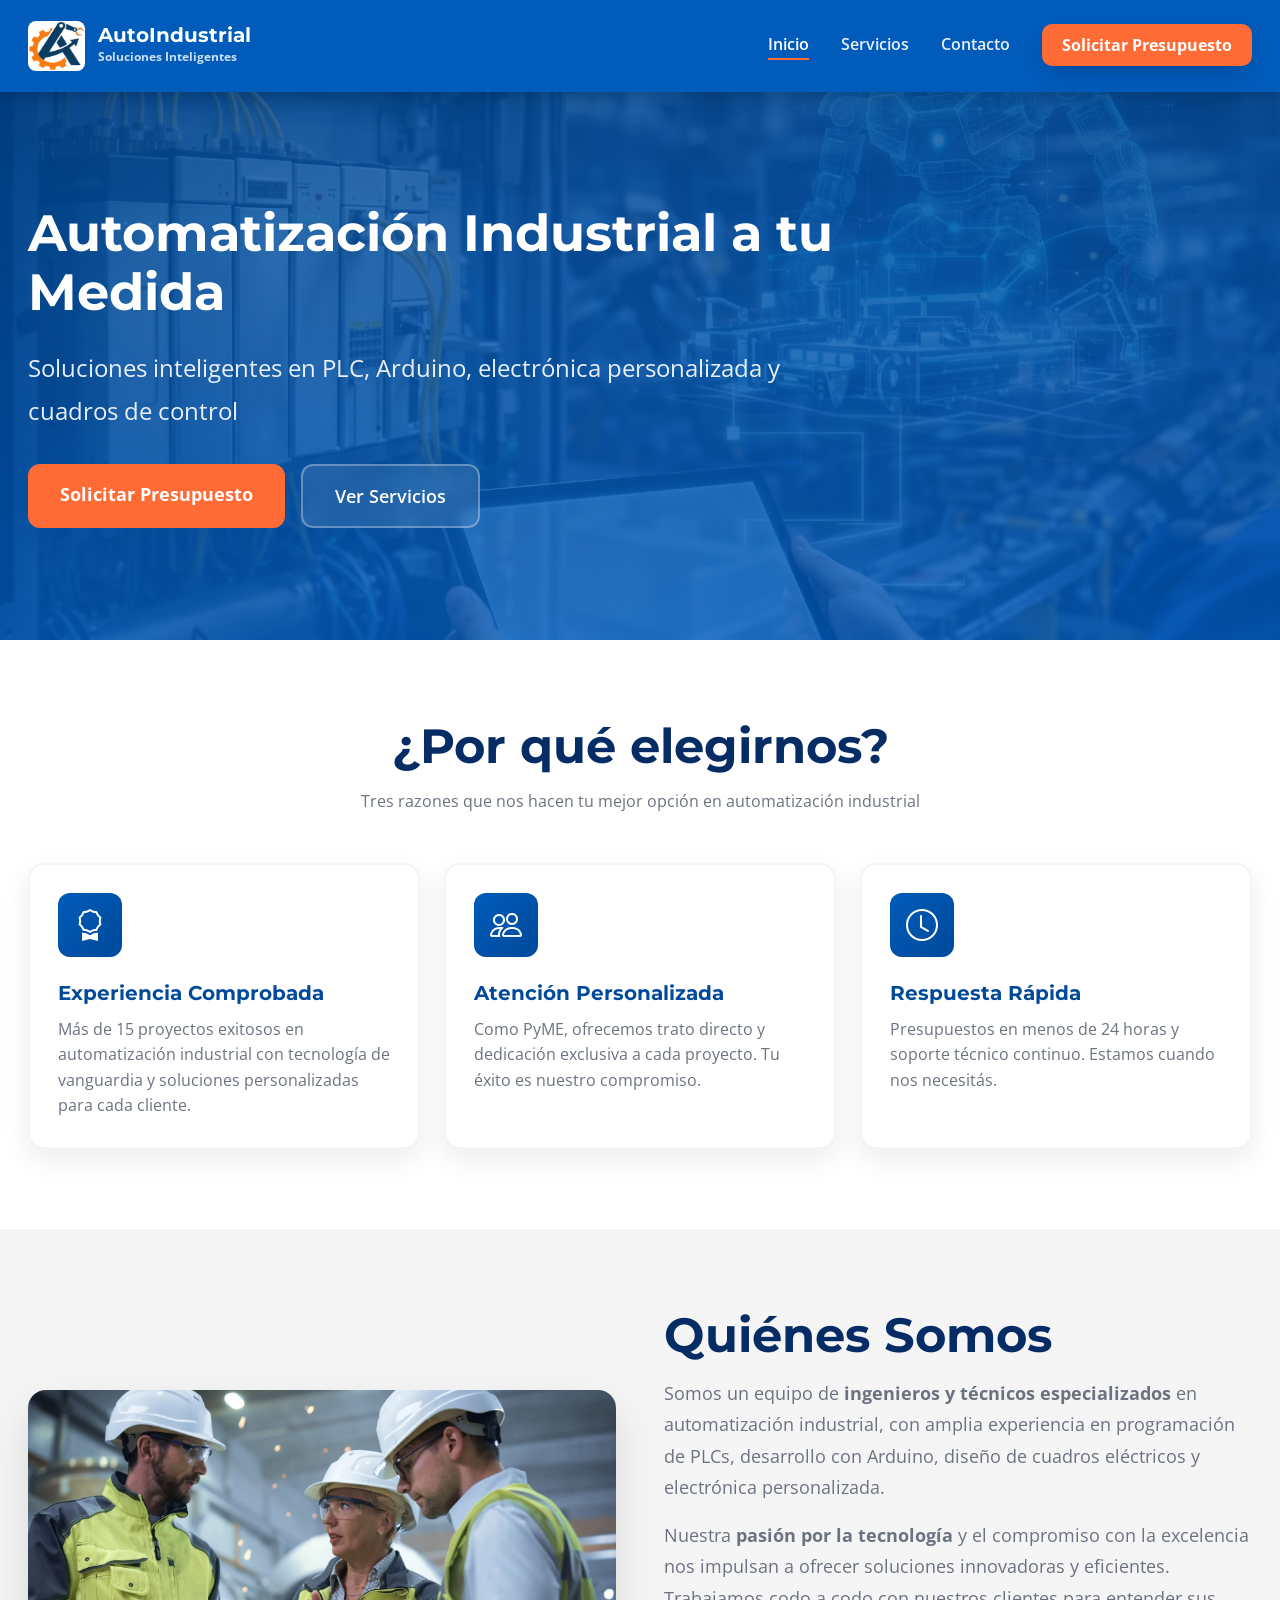
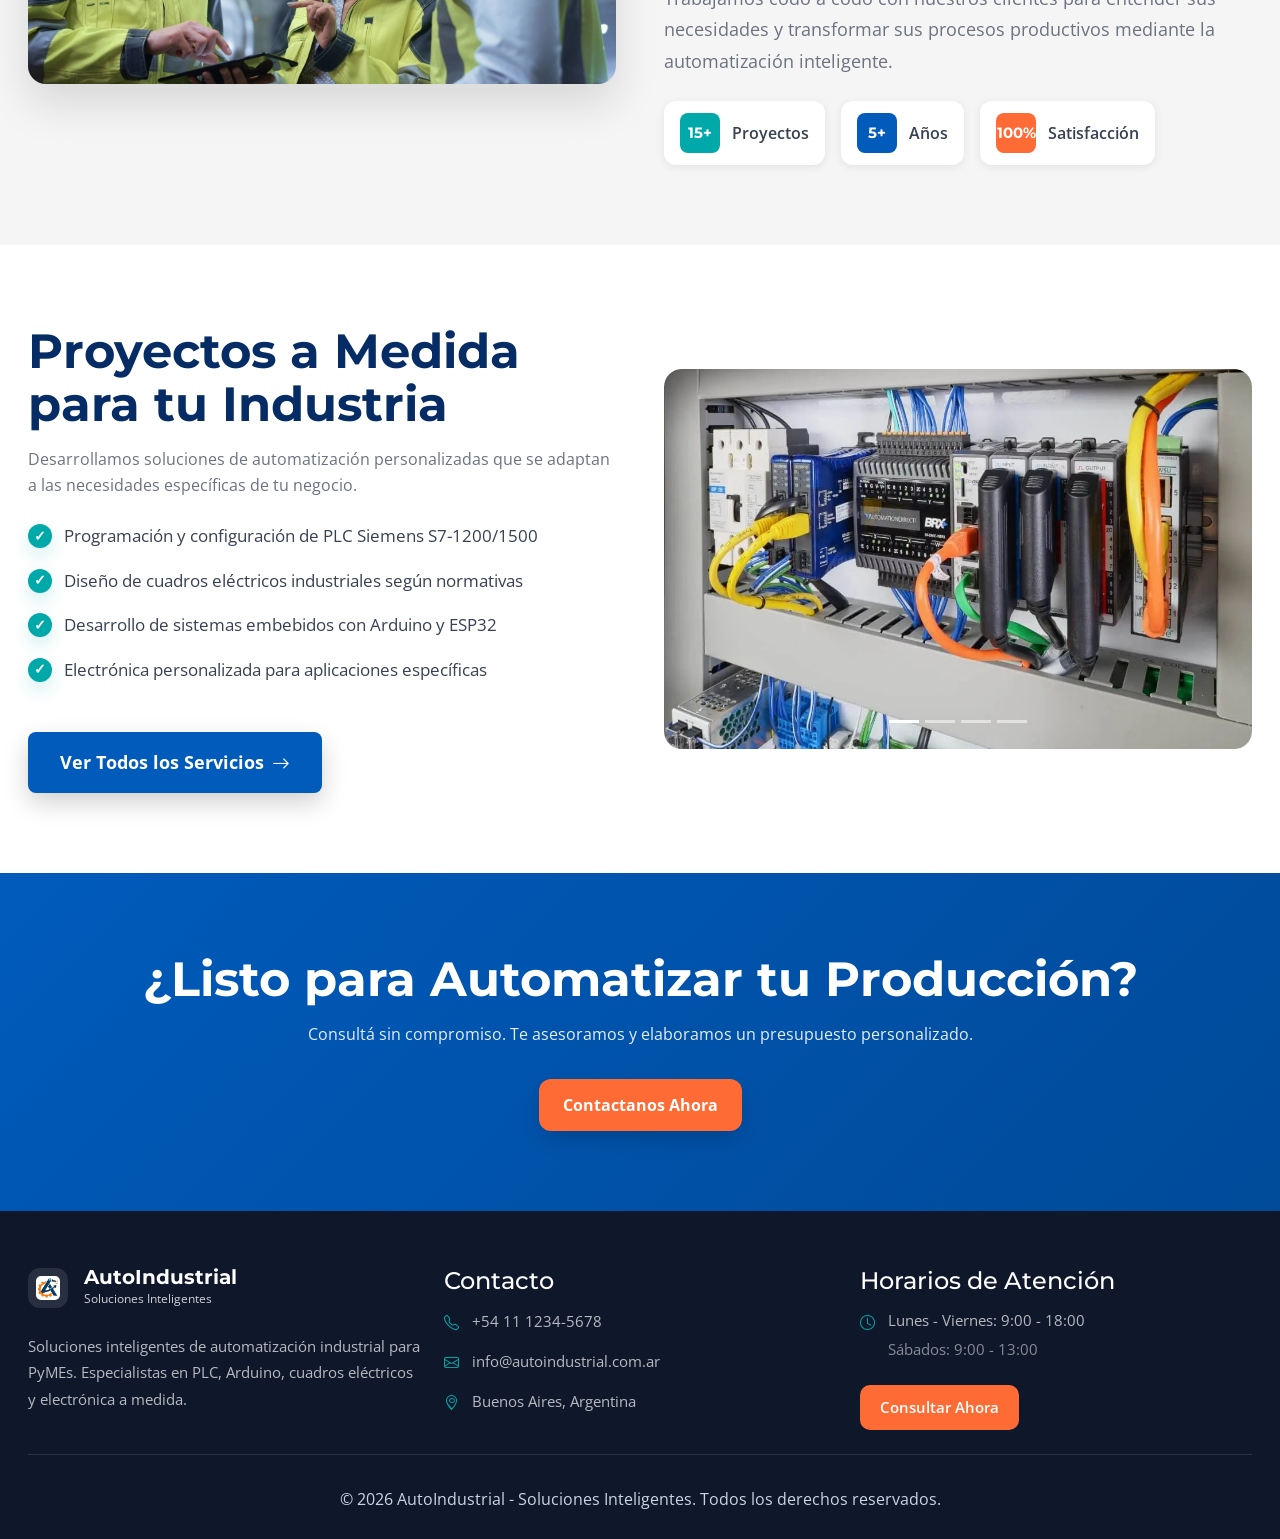
<file: index.html>
<!DOCTYPE html>
<html lang="es">
<head>
<meta charset="UTF-8">
<meta name="description" content="AutoIndustrial ofrece soluciones de automatización industrial, programación PLC, Arduino, cuadros eléctricos y electrónica personalizada.">
<meta name="keywords" content="automatización industrial, PLC, Arduino, cuadros eléctricos, electrónica industrial">
<meta name="author" content="Guillermo Pascuzzi">
<meta name="viewport" content="width=device-width, initial-scale=1.0, viewport-fit=cover">
<link rel="icon" href="img/logoFavicon.ico" type="image/x-icon">
<title>AutoIndustrial | Soluciones Inteligentes en Automatización</title>
<link href="https://cdn.jsdelivr.net/npm/bootstrap@5.3.3/dist/css/bootstrap.min.css" rel="stylesheet">
<link rel="stylesheet" href="https://cdn.jsdelivr.net/npm/bootstrap-icons@1.11.3/font/bootstrap-icons.min.css">
<link rel="preload" href="https://fonts.googleapis.com/css2?family=Montserrat:wght@400;600;700&family=Open+Sans:wght@400;600&display=swap" as="style">
<link rel="stylesheet" href="css/estilos.css">
</head>
<body>
<header class="cabecera-sitio">
  <nav class="navbar navbar-expand-lg">
    <div class="container">
      <a href="index.html" class="navbar-brand">
        <img src="img/2logo.png" alt="AutoIndustrial Logo" class="logo-cabecera">
        <span class="d-none d-sm-block">
          <span class="marca-titulo d-block">AutoIndustrial</span>
          <span class="marca-subtitulo d-block">Soluciones Inteligentes</span>
        </span>
      </a>
      <button class="navbar-toggler" type="button" data-bs-toggle="collapse" data-bs-target="#mainNav" aria-controls="mainNav" aria-expanded="false" aria-label="Abrir menú">
        <span class="navbar-toggler-icon"></span>
      </button>
      <div class="collapse navbar-collapse" id="mainNav">
        <ul class="navbar-nav ms-auto">
          <li class="nav-item"><a class="nav-link activo" href="index.html">Inicio</a></li>
          <li class="nav-item"><a class="nav-link" href="servicios.html">Servicios</a></li>
          <li class="nav-item"><a class="nav-link" href="contacto.html">Contacto</a></li>
          <li class="nav-item"><a class="boton-cabecera" href="contacto.html">Solicitar Presupuesto</a></li>
        </ul>
      </div>
    </div>
  </nav>
</header>
<main>

<section class="hero-inicio">
    <div class="container hero-contenido">
        <div class="row">
            <div class="col-xl-8 col-lg-9">
                <h1>Automatización Industrial a tu Medida</h1>
                <p class="hero-subtitulo">Soluciones inteligentes en PLC, Arduino, electrónica personalizada y cuadros de control</p>
                <div class="hero-botones">
                    <a href="contacto.html" class="boton-hero-primario">Solicitar Presupuesto</a>
                    <a href="servicios.html" class="boton-hero-secundario">Ver Servicios</a>
                </div>
            </div>
        </div>
    </div>
</section>

<section class="seccion bg-white">
  <div class="container">
    <div class="text-center mb-5">
      <h2 class="seccion-titulo text-primary-emphasis">¿Por qué elegirnos?</h2>
      <p class="seccion-texto mx-auto">Tres razones que nos hacen tu mejor opción en automatización industrial</p>
    </div>
    <div class="row g-4">
      <div class="col-md-6 col-lg-4"><article class="tarjeta-base tarjeta-caracteristica"><div class="icono-insignia"><i class="bi bi-award"></i></div><h3>Experiencia Comprobada</h3><p class="mb-0">Más de 15 proyectos exitosos en automatización industrial con tecnología de vanguardia y soluciones personalizadas para cada cliente.</p></article></div>
      <div class="col-md-6 col-lg-4"><article class="tarjeta-base tarjeta-caracteristica"><div class="icono-insignia"><i class="bi bi-people"></i></div><h3>Atención Personalizada</h3><p class="mb-0">Como PyME, ofrecemos trato directo y dedicación exclusiva a cada proyecto. Tu éxito es nuestro compromiso.</p></article></div>
      <div class="col-md-6 col-lg-4"><article class="tarjeta-base tarjeta-caracteristica"><div class="icono-insignia"><i class="bi bi-clock"></i></div><h3>Respuesta Rápida</h3><p class="mb-0">Presupuestos en menos de 24 horas y soporte técnico continuo. Estamos cuando nos necesitás.</p></article></div>
    </div>
  </div>
</section>

<section class="seccion seccion-clara">
  <div class="container">
    <div class="row g-5 align-items-center">
      <div class="col-lg-6 order-2 order-lg-1">
        <div class="sobre-imagen-principal position-relative">
          <img src="img/automTech.webp" alt="Equipo de técnicos e ingenieros de AutoIndustrial" class="img-fluid w-100" loading="lazy">
          
        </div>
      </div>
      <div class="col-lg-6 order-1 order-lg-2">
        <h2 class="seccion-titulo text-primary-emphasis">Quiénes Somos</h2>
        <p class="seccion-cuerpo">Somos un equipo de <strong>ingenieros y técnicos especializados</strong> en automatización industrial, con amplia experiencia en programación de PLCs, desarrollo con Arduino, diseño de cuadros eléctricos y electrónica personalizada.</p>
        <p class="seccion-cuerpo mb-4">Nuestra <strong>pasión por la tecnología</strong> y el compromiso con la excelencia nos impulsan a ofrecer soluciones innovadoras y eficientes. Trabajamos codo a codo con nuestros clientes para entender sus necesidades y transformar sus procesos productivos mediante la automatización inteligente.</p>
        <div class="d-flex flex-wrap gap-3">
          <div class="sobre-estadistica-pildora">
            <div class="sobre-estadistica-caja estadistica-verde">15+</div>
            <span class="estadistica-etiqueta">Proyectos</span>
          </div>
          <div class="sobre-estadistica-pildora">
            <div class="sobre-estadistica-caja estadistica-azul">5+</div>
            <span class="estadistica-etiqueta">Años</span>
          </div>
          <div class="sobre-estadistica-pildora">
            <div class="sobre-estadistica-caja estadistica-naranja">100%</div>
            <span class="estadistica-etiqueta">Satisfacción</span>
          </div>
        </div>
      </div>
    </div>
  </div>
</section>

<section class="seccion bg-white">
  <div class="container">
    <div class="row align-items-center g-5">
      <div class="col-lg-6">
        <h2 class="seccion-titulo text-primary-emphasis">Proyectos a Medida para tu Industria</h2>
        <p class="seccion-texto mb-4">Desarrollamos soluciones de automatización personalizadas que se adaptan a las necesidades específicas de tu negocio.</p>
        <div class="proyecto-lista">
          <div class="proyecto-item"><span class="proyecto-check">✓</span><span>Programación y configuración de PLC Siemens S7-1200/1500</span></div>
          <div class="proyecto-item"><span class="proyecto-check">✓</span><span>Diseño de cuadros eléctricos industriales según normativas</span></div>
          <div class="proyecto-item"><span class="proyecto-check">✓</span><span>Desarrollo de sistemas embebidos con Arduino y ESP32</span></div>
          <div class="proyecto-item"><span class="proyecto-check">✓</span><span>Electrónica personalizada para aplicaciones específicas</span></div>
        </div>
        <div class="mt-5">
          <a href="servicios.html" class="boton-proyecto-azul">Ver Todos los Servicios <i class="bi bi-arrow-right"></i></a>
        </div>
      </div>
      <div class="col-lg-6">
        <div class="proyecto-imagen-contenedor position-relative">
          <div id="projectCarousel" class="carousel slide" data-bs-ride="carousel" data-bs-interval="2500">
            <div class="carousel-indicators">
              <button type="button" data-bs-target="#projectCarousel" data-bs-slide-to="0" class="active"></button>
              <button type="button" data-bs-target="#projectCarousel" data-bs-slide-to="1"></button>
              <button type="button" data-bs-target="#projectCarousel" data-bs-slide-to="2"></button>
              <button type="button" data-bs-target="#projectCarousel" data-bs-slide-to="3"></button>
            </div>
            <div class="carousel-inner rounded-4">
              <div class="carousel-item active"><img src="img/cuadroElectrico.webp" class="d-block w-100 proyecto-imagen-principal" alt="Cuadro Eléctrico"></div>
              <div class="carousel-item"><img src="img/plc1.webp" class="d-block w-100 proyecto-imagen-principal" alt="PLC Siemens"></div>
              <div class="carousel-item"><img src="img/arduino.webp" class="d-block w-100 proyecto-imagen-principal" alt="Arduino Industrial"></div>
              <div class="carousel-item"><img src="img/electronica.webp" class="d-block w-100 proyecto-imagen-principal" alt="Electrónica"></div>
            </div>
          </div>          
        </div>
      </div>
    </div>
  </div>
</section>

<section class="llamada-accion">
  <div class="container">
    <h2 class="seccion-titulo">¿Listo para Automatizar tu Producción?</h2>
    <p>Consultá sin compromiso. Te asesoramos y elaboramos un presupuesto personalizado.</p>
    <a href="contacto.html" class="btn btn-principal">Contactanos Ahora</a>
  </div>
</section>
</main>
<footer class="pie-sitio">
  <div class="container">
    <div class="row g-4 mb-4">
      <div class="col-md-4">
        <div class="d-flex align-items-center gap-3 mb-4">
          <div class="marca-contenedor"><div class="marca-icono"><img class="logoPieSitio" src="img/2logo.png" alt="Logo AutoIndustrial" ></div></div>
          <div>
            <div class="marca-titulo">AutoIndustrial</div>
            <div class="marca-subtitulo">Soluciones Inteligentes</div>
          </div>
        </div>
        <p class="pie-texto mb-0">Soluciones inteligentes de automatización industrial para PyMEs. Especialistas en PLC, Arduino, cuadros eléctricos y electrónica a medida.</p>
      </div>
      <div class="col-md-4">
        <h4>Contacto</h4>
        <div class="pie-lista">
          <div class="pie-item"><i class="bi bi-telephone pie-icono"></i><span>+54 11 1234-5678</span></div>
          <div class="pie-item"><i class="bi bi-envelope pie-icono"></i><span>info@autoindustrial.com.ar</span></div>
          <div class="pie-item"><i class="bi bi-geo-alt pie-icono"></i><span>Buenos Aires, Argentina</span></div>
        </div>
      </div>
      <div class="col-md-4">
        <h4>Horarios de Atención</h4>
        <div class="pie-lista">
          <div class="pie-item align-start"><i class="bi bi-clock pie-icono"></i><div><div>Lunes - Viernes: 9:00 - 18:00</div><div class="pie-sutil">Sábados: 9:00 - 13:00</div></div></div>
        </div>
        <div class="mt-4">
          <a href="contacto.html" class="boton-pie-llamada">Consultar Ahora</a>
        </div>
      </div>
    </div>
    <div class="pie-fondo text-center">
      <p class="mb-0">© 2026 AutoIndustrial - Soluciones Inteligentes. Todos los derechos reservados.</p>
    </div>
  </div>
</footer>
<script src="https://cdn.jsdelivr.net/npm/bootstrap@5.3.3/dist/js/bootstrap.bundle.min.js"></script>
<script src="js/eventos.js"></script>
</body>


</html>
</file>
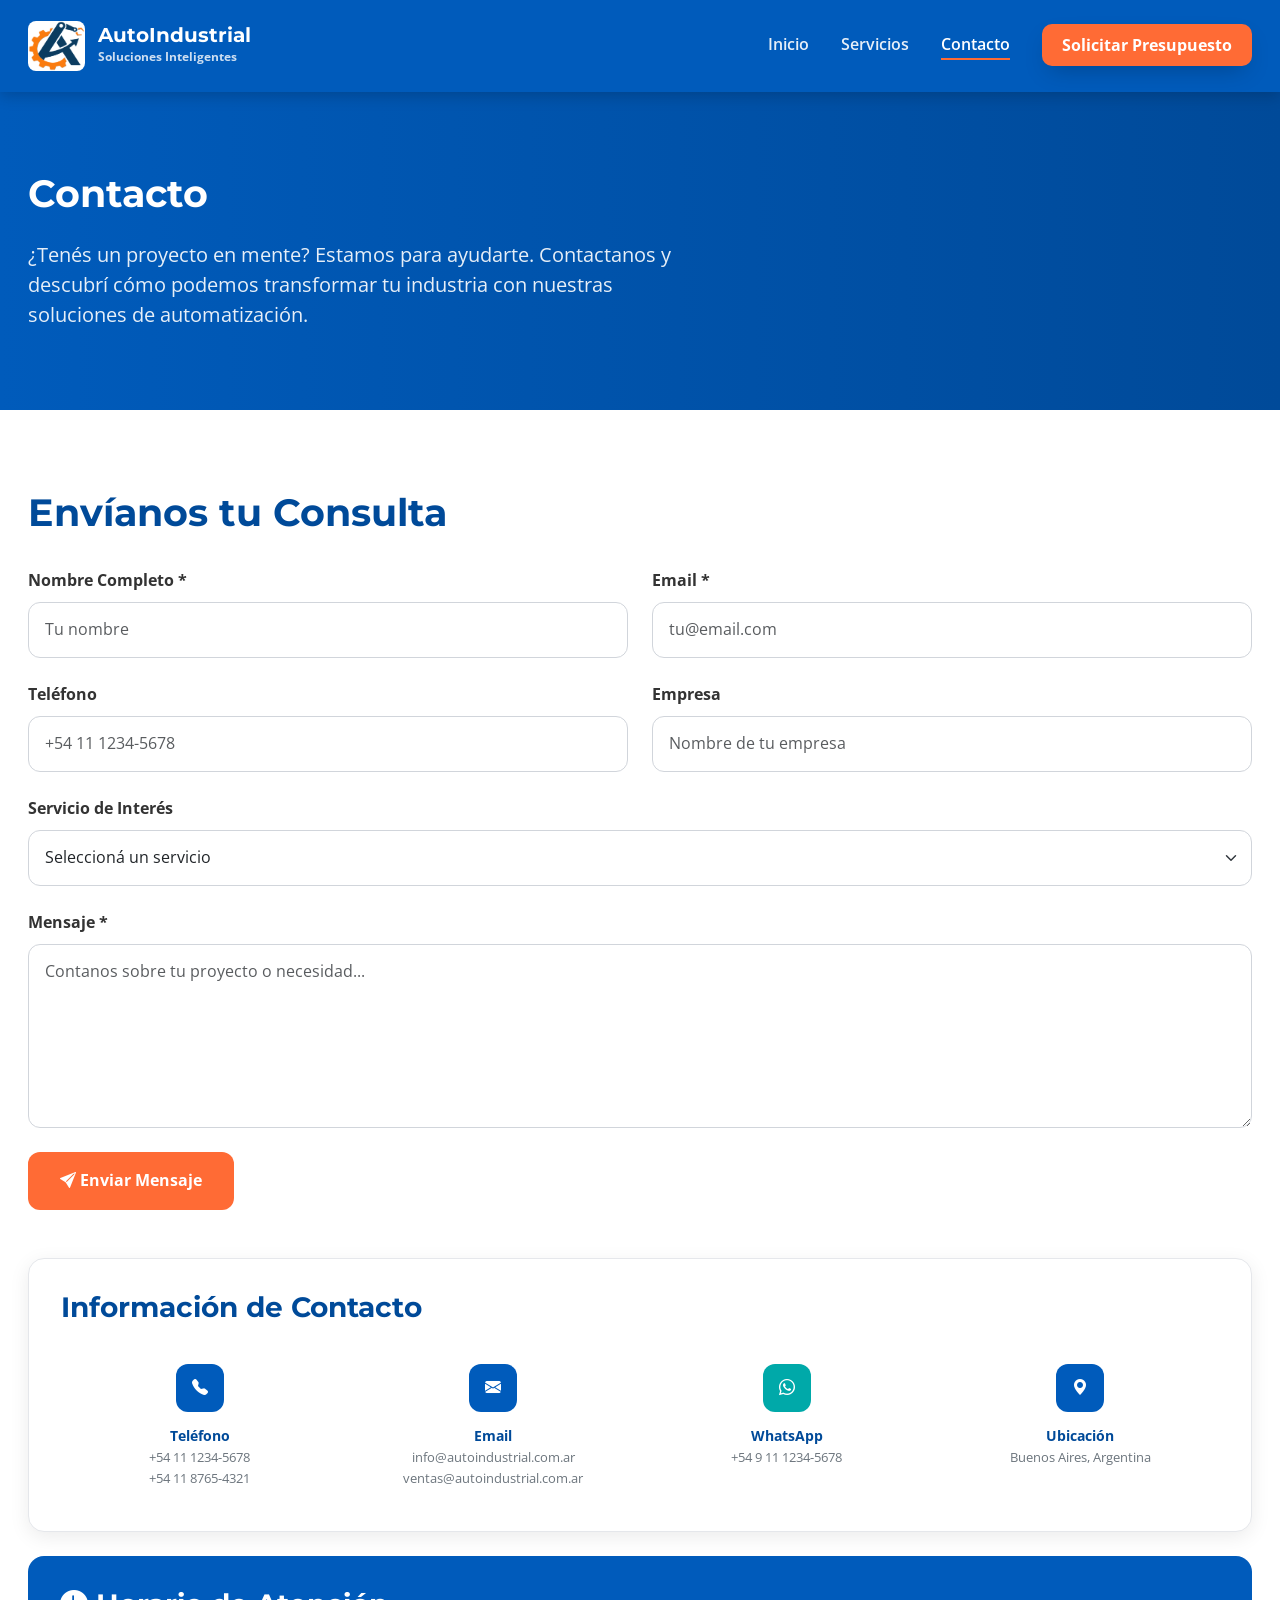
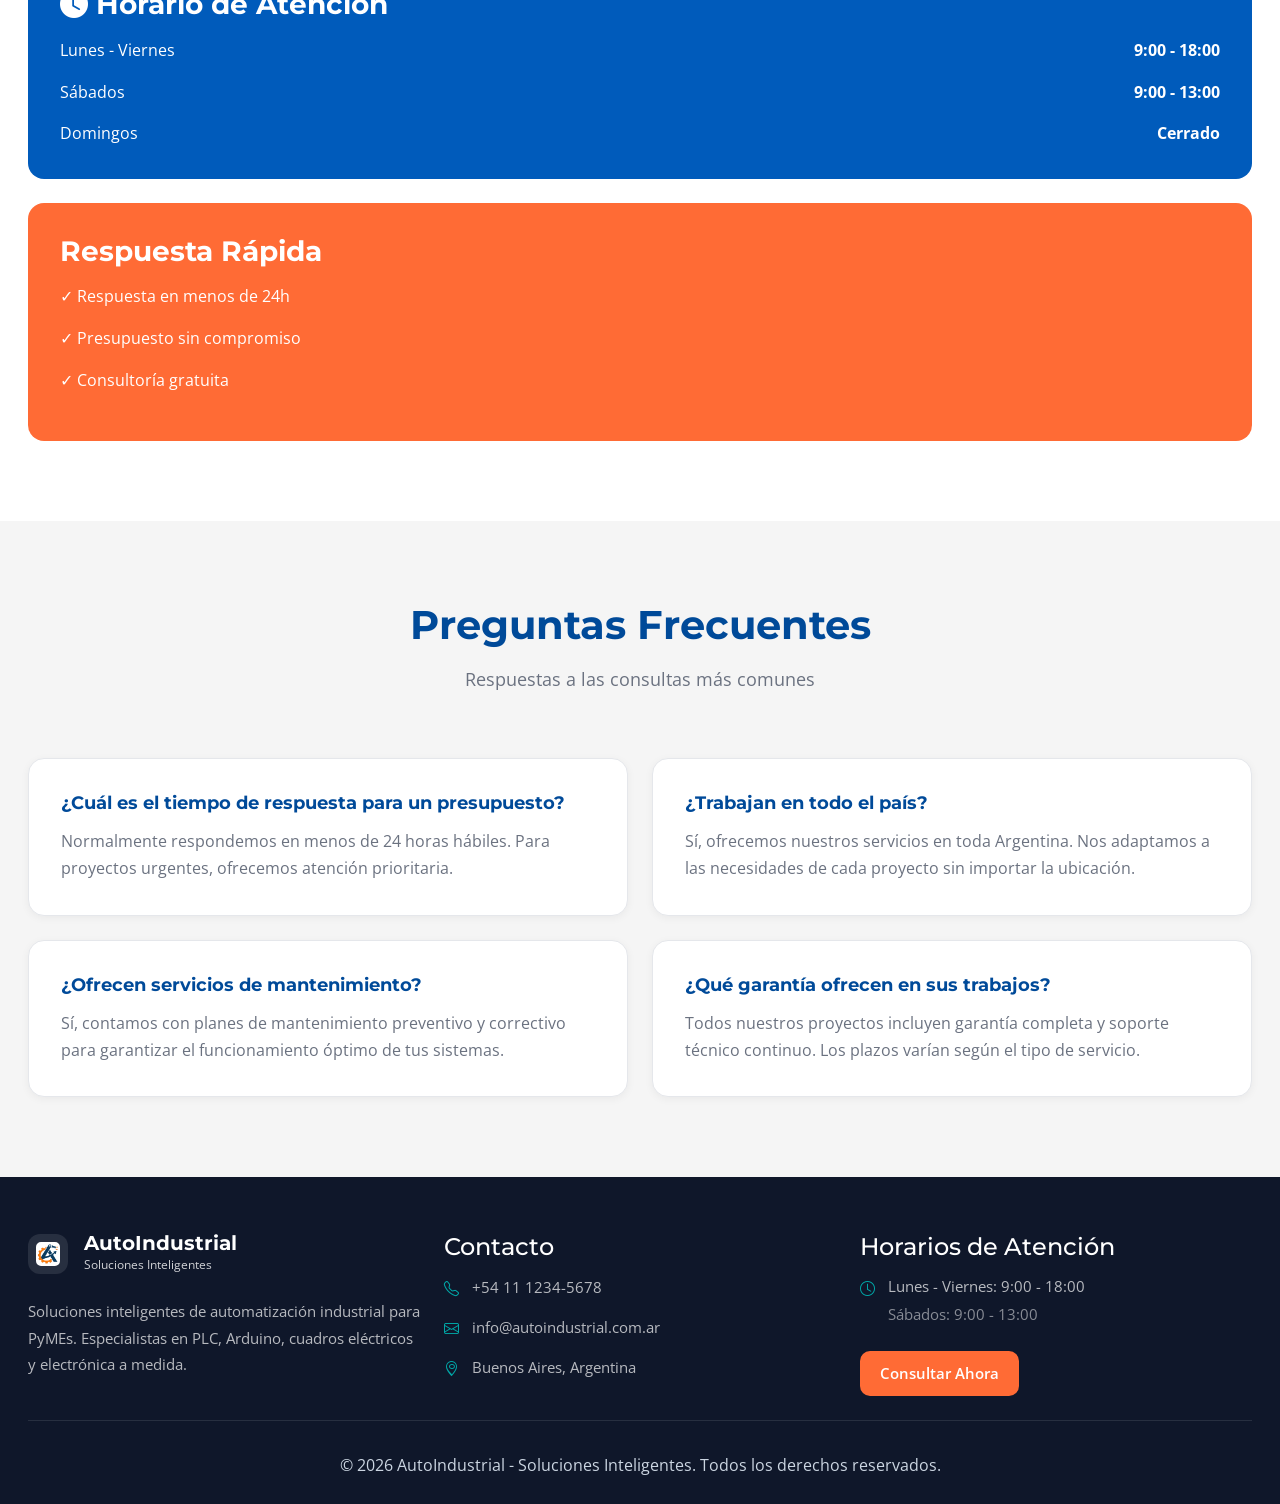
<file: contacto.html>
<!DOCTYPE html>
<html lang="es">
<head>
<meta charset="UTF-8">
<meta name="description" content="Contactá a AutoIndustrial para solicitar presupuestos y asesoramiento en automatización industrial.">
<meta name="keywords" content="automatización industrial, PLC, Arduino, cuadros eléctricos, electrónica industrial">
<meta name="author" content="Guillermo Pascuzzi">
<meta name="viewport" content="width=device-width, initial-scale=1.0, viewport-fit=cover">
<link rel="icon" href="img/logoFavicon.ico" type="image/x-icon">
<title>Contacto | AutoIndustrial</title>
<link href="https://cdn.jsdelivr.net/npm/bootstrap@5.3.3/dist/css/bootstrap.min.css" rel="stylesheet">
<link rel="stylesheet" href="https://cdn.jsdelivr.net/npm/bootstrap-icons@1.11.3/font/bootstrap-icons.min.css">
<link rel="preload" href="https://fonts.googleapis.com/css2?family=Montserrat:wght@400;600;700&family=Open+Sans:wght@400;600&display=swap" as="style">
<link rel="stylesheet" href="css/estilos.css">
</head>
<body>
<header class="cabecera-sitio">
  <nav class="navbar navbar-expand-lg">
    <div class="container">
      <a href="index.html" class="navbar-brand">
        <img src="img/2logo.png" alt="AutoIndustrial Logo" class="logo-cabecera">
        <span class="d-none d-sm-block">
          <span class="marca-titulo d-block">AutoIndustrial</span>
          <span class="marca-subtitulo d-block">Soluciones Inteligentes</span>
        </span>
      </a>
      <button class="navbar-toggler" type="button" data-bs-toggle="collapse" data-bs-target="#mainNav" aria-controls="mainNav" aria-expanded="false" aria-label="Abrir menú">
        <span class="navbar-toggler-icon"></span>
      </button>
      <div class="collapse navbar-collapse" id="mainNav">
        <ul class="navbar-nav ms-auto">
          <li class="nav-item"><a class="nav-link" href="index.html">Inicio</a></li>
          <li class="nav-item"><a class="nav-link" href="servicios.html">Servicios</a></li>
          <li class="nav-item"><a class="nav-link activo" href="contacto.html">Contacto</a></li>
          <li class="nav-item"><a class="boton-cabecera" href="contacto.html">Solicitar Presupuesto</a></li>
        </ul>
      </div>
    </div>
  </nav>
</header>
<main>

<section class="contacto-hero">
    <div class="container">
        <div class="row">
            <div class="col-lg-8">
                <h1>Contacto</h1>
                <p>¿Tenés un proyecto en mente? Estamos para ayudarte. Contactanos y descubrí cómo podemos transformar tu industria con nuestras soluciones de automatización.</p>
            </div>
        </div>
    </div>
</section>

<section class="contacto-seccion">
    <div class="container">
        <!-- Fila única: todo apilado verticalmente -->
        <div class="row g-5">
            <!-- Formulario (arriba) -->
            <div class="col-12">
                <h2 class="contacto-titulo">Envíanos tu Consulta</h2>
                <form id="formularioContacto">
                    <div class="row g-4">
                        <div class="col-md-6">
                            <label class="form-label">Nombre Completo *</label>
                            <input type="text" class="form-control input-personalizado" id="formularioNombre" placeholder="Tu nombre">
                        </div>
                        <div class="col-md-6">
                            <label class="form-label">Email *</label>
                            <input type="email" class="form-control input-personalizado" id="formularioEmail"placeholder="tu@email.com">
                        </div>
                        <div class="col-md-6">
                            <label class="form-label">Teléfono</label>
                            <input type="text" class="form-control input-personalizado" id="formularioTelefono" placeholder="+54 11 1234-5678">
                        </div>
                        <div class="col-md-6">
                            <label class="form-label">Empresa</label>
                            <input type="text" class="form-control input-personalizado" id="formularioEmpresa" placeholder="Nombre de tu empresa">
                        </div>
                        <div class="col-12">
                            <label class="form-label">Servicio de Interés</label>
                            <select class="form-select input-personalizado" id="formularioServicio">
                                <option>Seleccioná un servicio</option>
                                <option>Programación PLC</option>
                                <option>Cuadros Eléctricos</option>
                                <option>Desarrollo Arduino</option>
                                <option>Electrónica Personalizada</option>
                            </select>
                        </div>
                        <div class="col-12">
                            <label class="form-label">Mensaje *</label>
                            <textarea rows="6" class="form-control input-personalizado" id="formularioMensaje"placeholder="Contanos sobre tu proyecto o necesidad..."></textarea>
                        </div>
                        <div class="col-12">
                            <button type="submit" class="boton-contacto"><i class="bi bi-send-fill"></i> Enviar Mensaje</button>
                        </div>
                    </div>
                </form>
            </div>

            <!-- Sidebar (debajo) -->
            <div class="col-12">
                <!-- Tarjeta de contacto con 4 columnas -->
                <div class="contacto-tarjeta">
                    <h3>Información de Contacto</h3>
                    <div class="row g-3">
                        <!-- Teléfono -->
                        <div class="col-6 col-md-3">
                            <a href="tel:+541112345678" class="contacto-enlace" target="_blank">
                                <div class="contacto-item-grid text-center">
                                    <div class="contacto-icono mx-auto"><i class="bi bi-telephone-fill"></i></div>
                                    <div>
                                        <strong>Teléfono</strong>
                                        <p class="text-secondary small mb-0">+54 11 1234-5678</p>
                                        <p class="text-secondary small">+54 11 8765-4321</p>
                                    </div>
                                </div>
                            </a>
                        </div>
                        <!-- Email -->
                        <div class="col-6 col-md-3">
                            <a href="mailto:info@autoindustrial.com.ar?subject=Consulta%20desde%20la%20web" class="contacto-enlace" target="_blank">
                                <div class="contacto-item-grid text-center">
                                    <div class="contacto-icono mx-auto"><i class="bi bi-envelope-fill"></i></div>
                                    <div>
                                        <strong>Email</strong>
                                        <p class="text-secondary small mb-0">info@autoindustrial.com.ar</p>
                                        <p class="text-secondary small">ventas@autoindustrial.com.ar</p>
                                    </div>
                                </div>
                            </a>
                        </div>
                        <!-- WhatsApp -->
                        <div class="col-6 col-md-3">
                            <a href="https://wa.me/5491112345678?text=Hola%2C%20vengo%20de%20la%20web%20y%20me%20gustar%C3%ADa%20consultar%20sobre..." class="contacto-enlace" target="_blank">
                                <div class="contacto-item-grid text-center">
                                    <div class="contacto-icono whatsapp mx-auto"><i class="bi bi-whatsapp"></i></div>
                                    <div>
                                        <strong>WhatsApp</strong>
                                        <p class="text-secondary small">+54 9 11 1234-5678</p>
                                    </div>
                                </div>
                            </a>
                        </div>
                        <!-- Ubicación -->
                        <div class="col-6 col-md-3">
                            <a href="https://www.google.com/maps?q=Buenos+Aires+Argentina" class="contacto-enlace" target="_blank">
                                <div class="contacto-item-grid text-center">
                                    <div class="contacto-icono mx-auto"><i class="bi bi-geo-alt-fill"></i></div>
                                    <div>
                                        <strong>Ubicación</strong>
                                        <p class="text-secondary small">Buenos Aires, Argentina</p>
                                    </div>
                                </div>
                            </a>
                        </div>
                    </div>
                </div>

                <!-- Horario y respuesta rápida -->
                <div class="horario-tarjeta">
                    <h3><i class="bi bi-clock-fill"></i> Horario de Atención</h3>
                    <div class="horario-fila"><span>Lunes - Viernes</span><strong>9:00 - 18:00</strong></div>
                    <div class="horario-fila"><span>Sábados</span><strong>9:00 - 13:00</strong></div>
                    <div class="horario-fila"><span>Domingos</span><strong>Cerrado</strong></div>
                </div>

                <div class="respuesta-tarjeta">
                    <h3>Respuesta Rápida</h3>
                    <p>✓ Respuesta en menos de 24h</p>
                    <p>✓ Presupuesto sin compromiso</p>
                    <p>✓ Consultoría gratuita</p>
                </div>
            </div>
        </div>
    </div>
</section>

<section class="preguntas-seccion">
    <div class="container">
        <div class="preguntas-cabecera text-center">
            <h2>Preguntas Frecuentes</h2>
            <p>Respuestas a las consultas más comunes</p>
        </div>
        <div class="row g-4 justify-content-center">
            <div class="col-md-6">
                <div class="preguntas-tarjeta ">
                    <h3>¿Cuál es el tiempo de respuesta para un presupuesto?</h3>
                    <p>Normalmente respondemos en menos de 24 horas hábiles. Para proyectos urgentes, ofrecemos atención prioritaria.</p>
                </div>
            </div>
            <div class="col-md-6">
                <div class="preguntas-tarjeta">
                    <h3>¿Trabajan en todo el país?</h3>
                    <p>Sí, ofrecemos nuestros servicios en toda Argentina. Nos adaptamos a las necesidades de cada proyecto sin importar la ubicación.</p>
                </div>
            </div>
            <div class="col-md-6">
                <div class="preguntas-tarjeta">
                    <h3>¿Ofrecen servicios de mantenimiento?</h3>
                    <p>Sí, contamos con planes de mantenimiento preventivo y correctivo para garantizar el funcionamiento óptimo de tus sistemas.</p>
                </div>
            </div>
            <div class="col-md-6">
                <div class="preguntas-tarjeta">
                    <h3>¿Qué garantía ofrecen en sus trabajos?</h3>
                    <p>Todos nuestros proyectos incluyen garantía completa y soporte técnico continuo. Los plazos varían según el tipo de servicio.</p>
                </div>
            </div>
        </div>
    </div>
</section>


</main>
<footer class="pie-sitio">
  <div class="container">
    <div class="row g-4 mb-4">
      <div class="col-md-4">
        <div class="d-flex align-items-center gap-3 mb-4">
          <div class="marca-contenedor"><div class="marca-icono"><img class="logoPieSitio" src="img/2logo.png" alt="Logo AutoIndustrial" ></div></div>
          <div>
            <div class="marca-titulo">AutoIndustrial</div>
            <div class="marca-subtitulo">Soluciones Inteligentes</div>
          </div>
        </div>
        <p class="pie-texto mb-0">Soluciones inteligentes de automatización industrial para PyMEs. Especialistas en PLC, Arduino, cuadros eléctricos y electrónica a medida.</p>
      </div>
      <div class="col-md-4">
        <h4>Contacto</h4>
        <div class="pie-lista">
          <div class="pie-item"><i class="bi bi-telephone pie-icono"></i><span>+54 11 1234-5678</span></div>
          <div class="pie-item"><i class="bi bi-envelope pie-icono"></i><span>info@autoindustrial.com.ar</span></div>
          <div class="pie-item"><i class="bi bi-geo-alt pie-icono"></i><span>Buenos Aires, Argentina</span></div>
        </div>
      </div>
      <div class="col-md-4">
        <h4>Horarios de Atención</h4>
        <div class="pie-lista">
          <div class="pie-item align-start"><i class="bi bi-clock pie-icono"></i><div><div>Lunes - Viernes: 9:00 - 18:00</div><div class="pie-sutil">Sábados: 9:00 - 13:00</div></div></div>
        </div>
        <div class="mt-4">
          <a href="contacto.html" class="boton-pie-llamada">Consultar Ahora</a>
        </div>
      </div>
    </div>
    <div class="pie-fondo text-center">
      <p class="mb-0">© 2026 AutoIndustrial - Soluciones Inteligentes. Todos los derechos reservados.</p>
    </div>
  </div>
</footer>
<!-- Toast Bootstrap componente js de bootstrap requerido -->
<div class="toast-container position-fixed bottom-0 end-0 p-3">
    <div id="toastExito" class="toast" role="alert" aria-live="assertive" aria-atomic="true" data-bs-delay="4000">
        <div class="toast-header bg-success text-white">
            <strong class="me-auto">AutoIndustrial</strong>
            <button type="button" class="btn-close btn-close-white" data-bs-dismiss="toast"></button>
        </div>

        <div class="toast-body">Mensaje enviado correctamente.</div>
    </div>
    <div id="toastError" class="toast" role="alert" aria-live="assertive" aria-atomic="true" data-bs-delay="5000">
        <div class="toast-header bg-danger text-white">
            <strong class="me-auto">Error</strong>
            <button type="button" class="btn-close btn-close-white" data-bs-dismiss="toast"></button>
        </div>
            <div class="toast-body" id="toastErrorMensaje"></div>
    </div>
</div>
<script src="https://cdn.jsdelivr.net/npm/bootstrap@5.3.3/dist/js/bootstrap.bundle.min.js"></script>
<script src="js/eventos.js"></script>
</body>
</html>
</file>
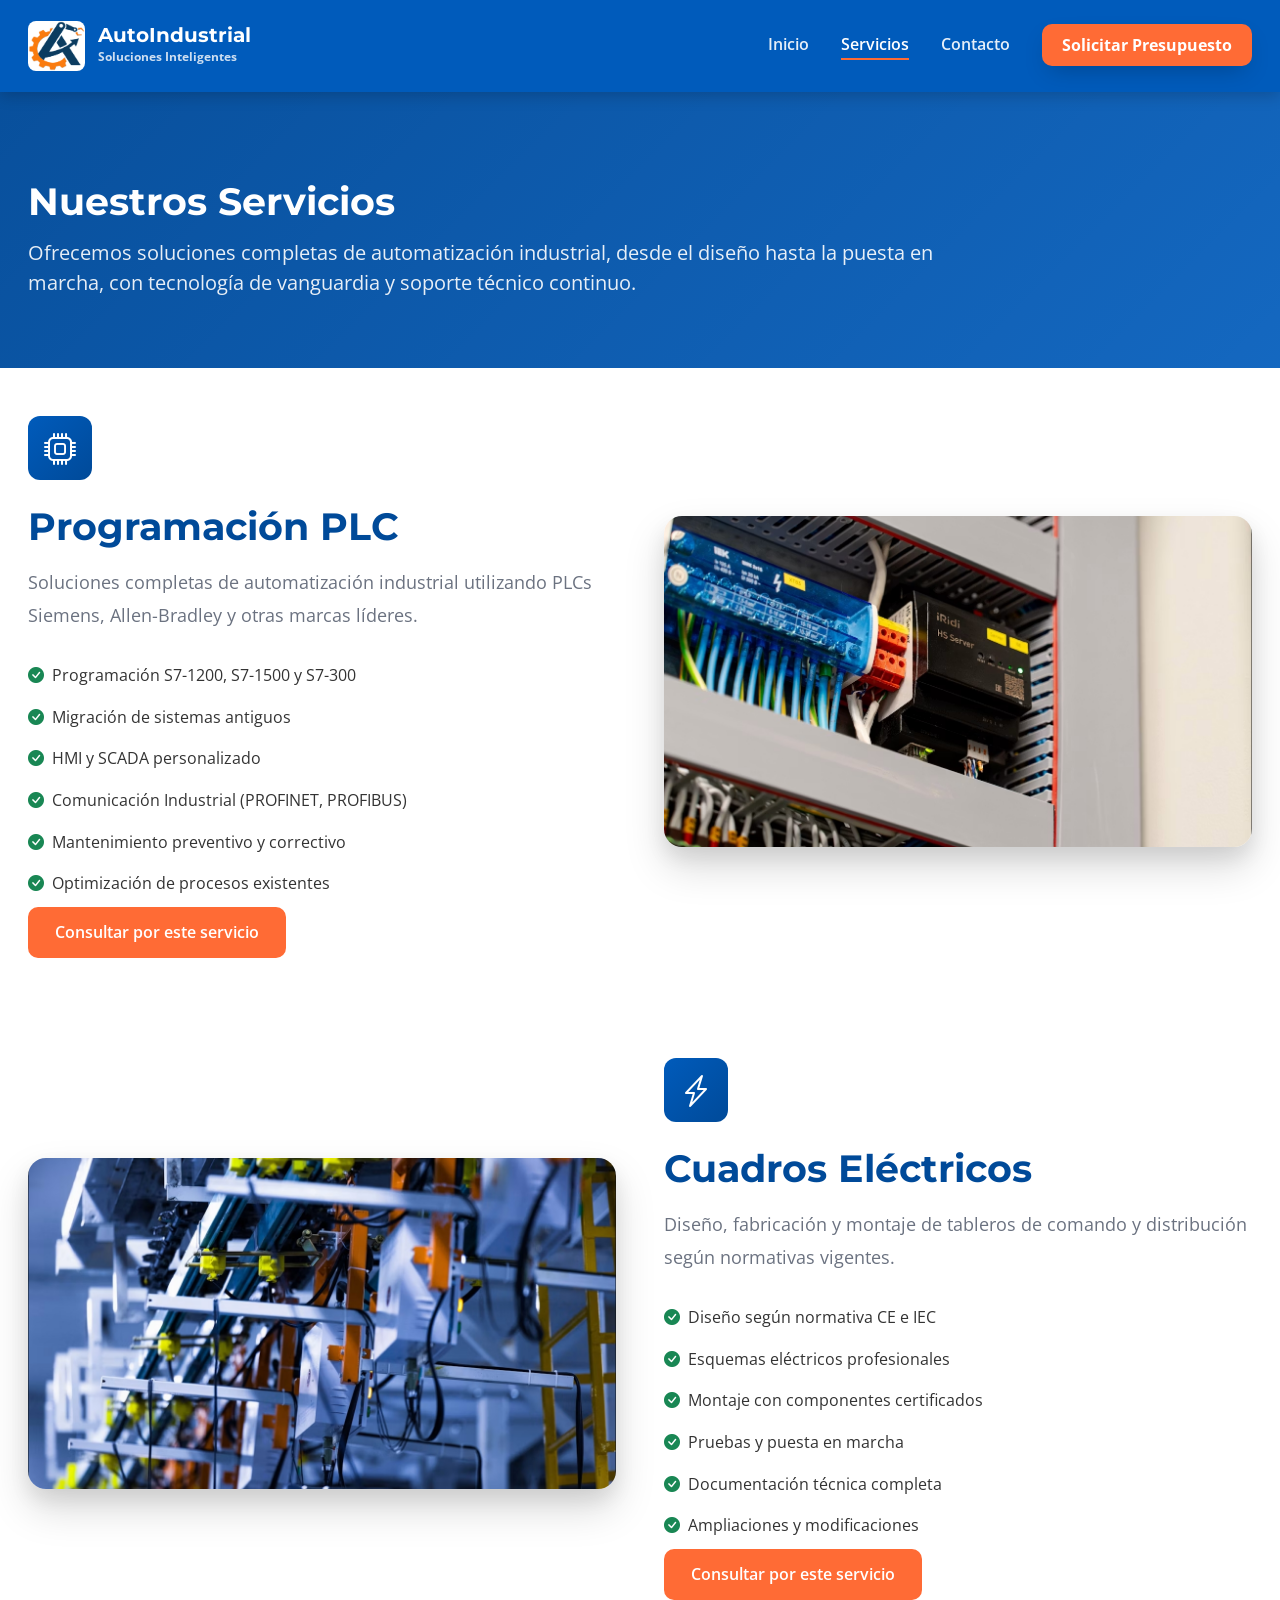
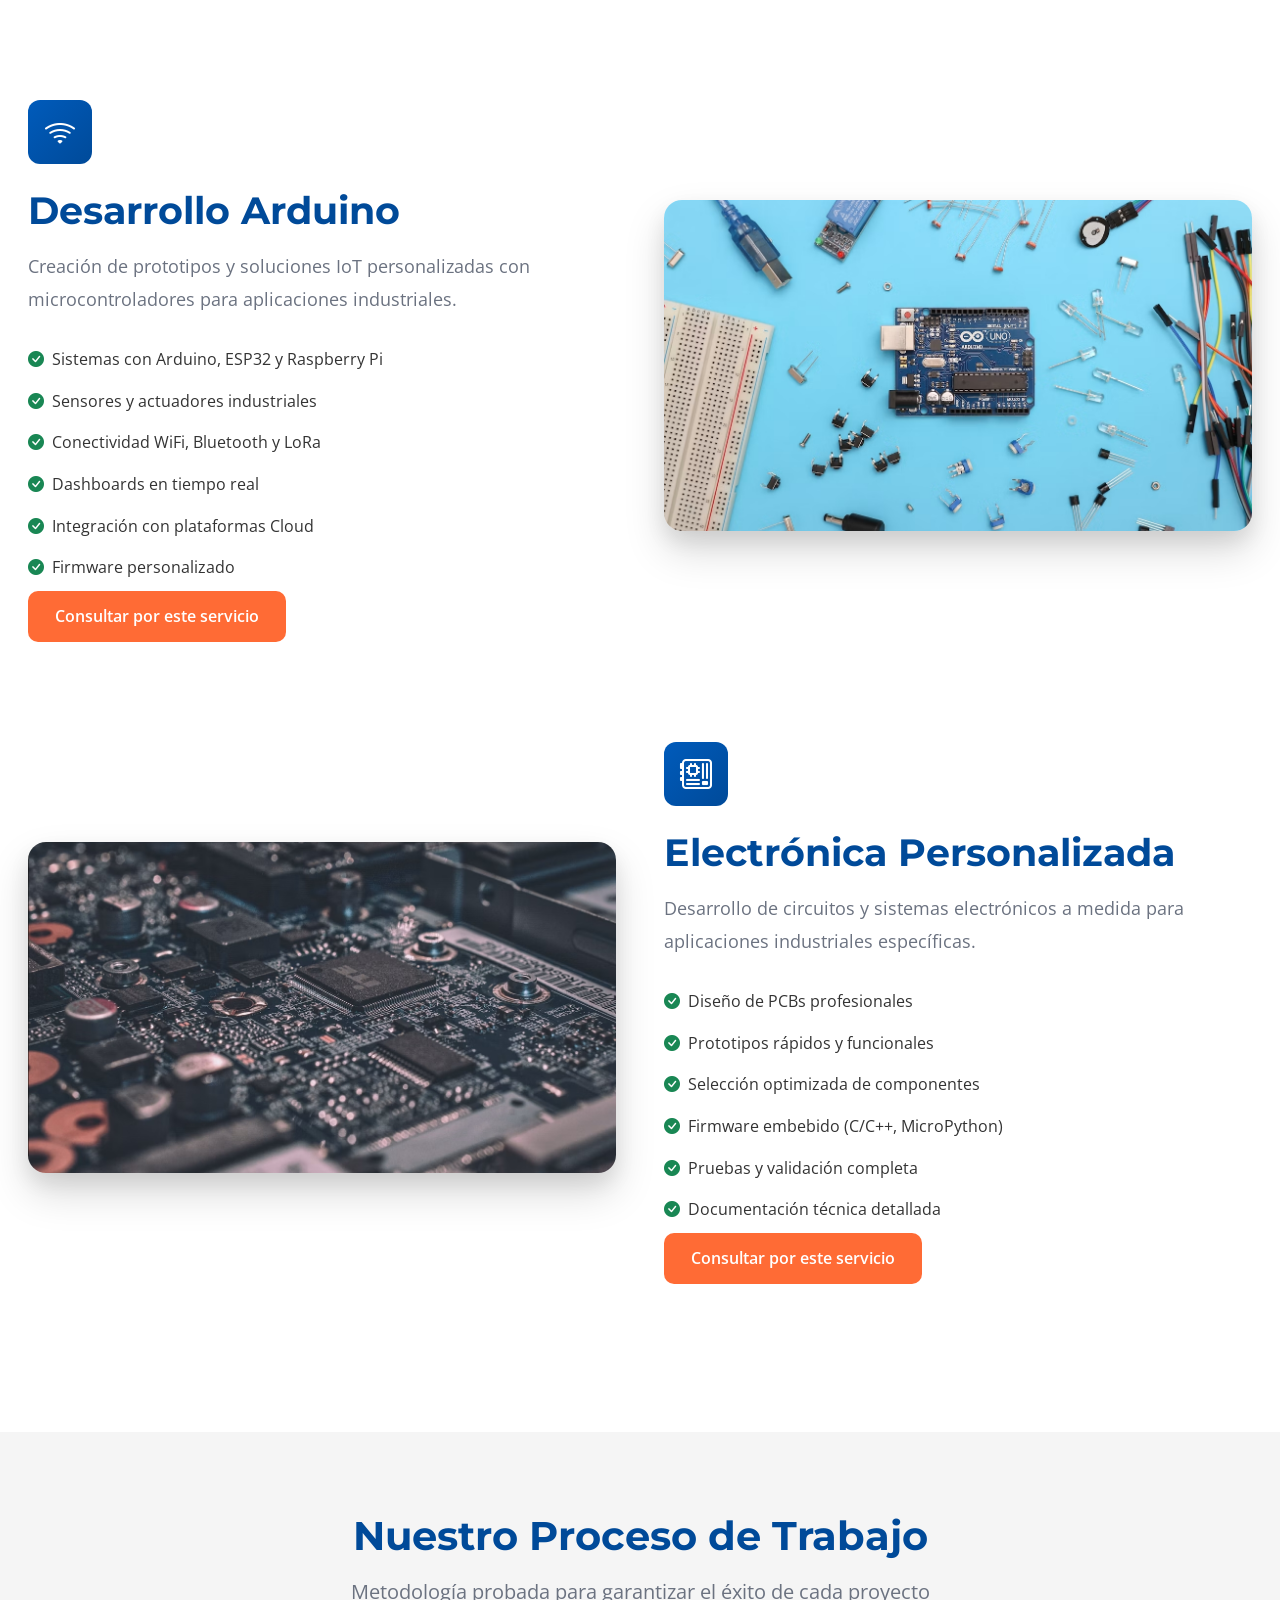
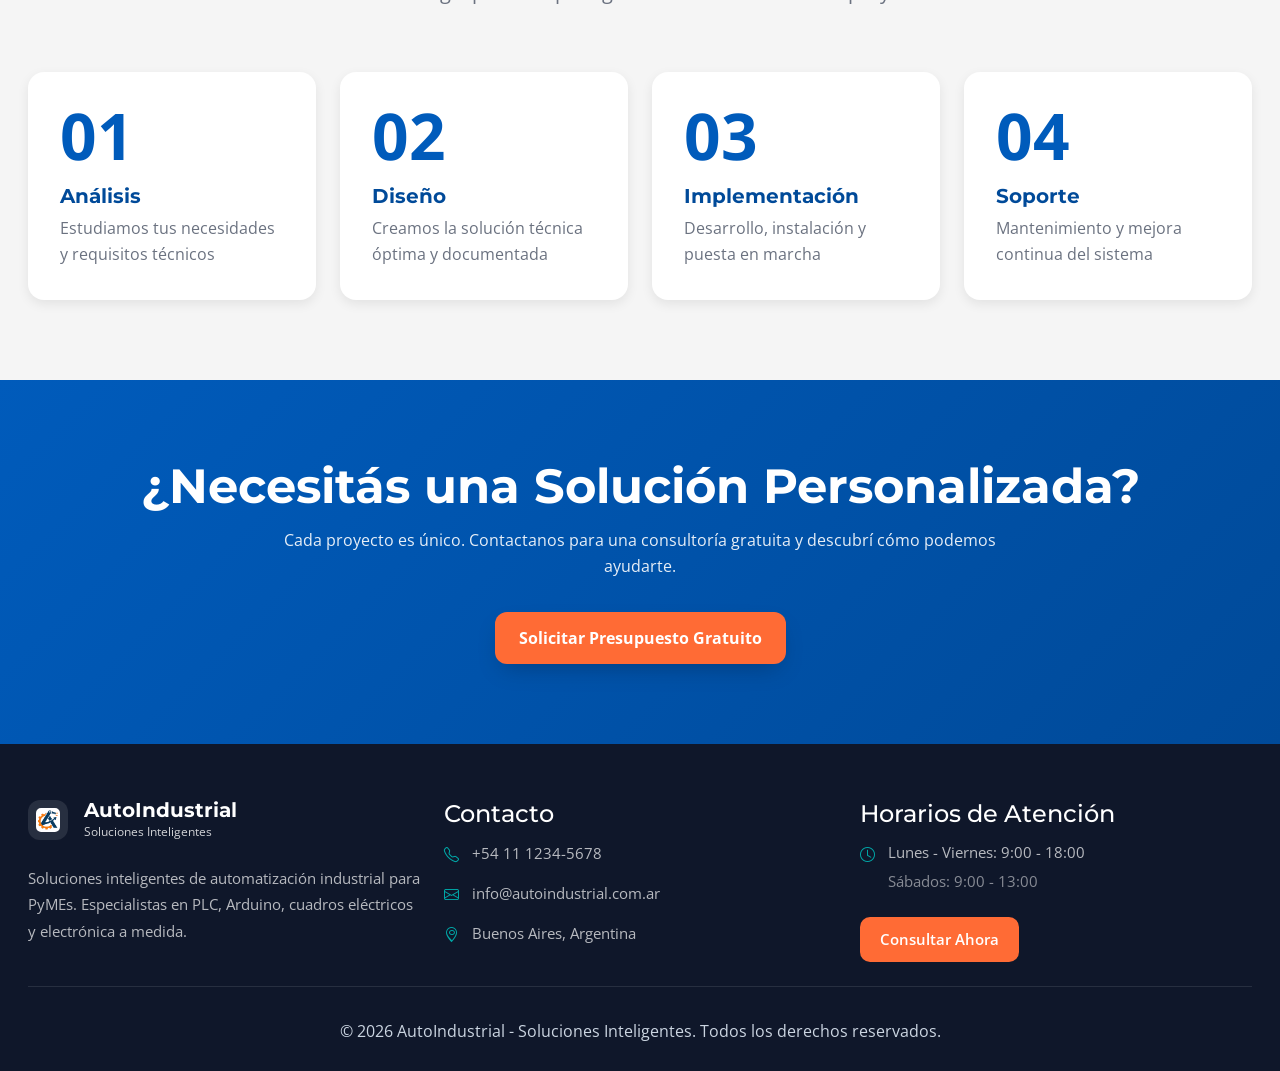
<file: servicios.html>
<!DOCTYPE html>
<html lang="es">
<head>
<meta charset="UTF-8">
<meta name="description" content="Servicios de automatización industrial, programación PLC, cuadros eléctricos, IoT y electrónica personalizada para empresas.">
<meta name="keywords" content="automatización industrial, PLC, Arduino, cuadros eléctricos, electrónica industrial">
<meta name="author" content="Guillermo Pascuzzi">
<meta name="viewport" content="width=device-width, initial-scale=1.0, viewport-fit=cover">
<link rel="icon" href="img/logoFavicon.ico" type="image/x-icon">
<title>Servicios | AutoIndustrial</title>
<link href="https://cdn.jsdelivr.net/npm/bootstrap@5.3.3/dist/css/bootstrap.min.css" rel="stylesheet">
<link rel="stylesheet" href="https://cdn.jsdelivr.net/npm/bootstrap-icons@1.11.3/font/bootstrap-icons.min.css">
<link rel="preload" href="https://fonts.googleapis.com/css2?family=Montserrat:wght@400;600;700&family=Open+Sans:wght@400;600&display=swap" as="style">
<link rel="stylesheet" href="css/estilos.css">
</head>
<body>
<header class="cabecera-sitio">
  <nav class="navbar navbar-expand-lg">
    <div class="container">
      <a href="index.html" class="navbar-brand">
        <img src="img/2logo.png" alt="AutoIndustrial Logo" class="logo-cabecera">
        <span class="d-none d-sm-block">
          <span class="marca-titulo d-block">AutoIndustrial</span>
          <span class="marca-subtitulo d-block">Soluciones Inteligentes</span>
        </span>
      </a>
      <button class="navbar-toggler" type="button" data-bs-toggle="collapse" data-bs-target="#mainNav" aria-controls="mainNav" aria-expanded="false" aria-label="Abrir menú">
        <span class="navbar-toggler-icon"></span>
      </button>
      <div class="collapse navbar-collapse" id="mainNav">
        <ul class="navbar-nav ms-auto">
          <li class="nav-item"><a class="nav-link" href="index.html">Inicio</a></li>
          <li class="nav-item"><a class="nav-link activo" href="servicios.html">Servicios</a></li>
          <li class="nav-item"><a class="nav-link" href="contacto.html">Contacto</a></li>
          <li class="nav-item"><a class="boton-cabecera" href="contacto.html">Solicitar Presupuesto</a></li>
        </ul>
      </div>
    </div>
  </nav>
</header>
<main>
<section class="hero-pagina">
  <div class="container">
    <h1>Nuestros Servicios</h1>
    <p>Ofrecemos soluciones completas de automatización industrial, desde el diseño hasta la puesta en marcha, con tecnología de vanguardia y soporte técnico continuo.</p>
  </div>
</section>

<section class="seccion-servicios py-5">
    <div class="container">
        <!-- Programación PLC -->
        <div class="row align-items-center g-5 servicio-bloque">
            <div class="col-lg-6">
                <div class="servicio-contenido">
                    <div class="icono-insignia"><i class="bi bi-cpu"></i></div>
                    <h2>Programación PLC</h2>
                    <p class="servicio-descripcion">Soluciones completas de automatización industrial utilizando PLCs Siemens, Allen-Bradley y otras marcas líderes.</p>
                    <ul class="d-flex flex-column gap-3 mb-4">
                        <li class="d-flex"><i class="bi bi-check-circle-fill text-success me-2"></i>Programación S7-1200, S7-1500 y S7-300</li>
                        <li class="d-flex"><i class="bi bi-check-circle-fill text-success me-2"></i>Migración de sistemas antiguos</li>
                        <li class="d-flex"><i class="bi bi-check-circle-fill text-success me-2"></i>HMI y SCADA personalizado</li>
                        <li class="d-flex"><i class="bi bi-check-circle-fill text-success me-2"></i>Comunicación Industrial (PROFINET, PROFIBUS)</li>
                        <li class="d-flex"><i class="bi bi-check-circle-fill text-success me-2"></i>Mantenimiento preventivo y correctivo</li>
                        <li class="d-flex"><i class="bi bi-check-circle-fill text-success me-2"></i>Optimización de procesos existentes</li>
                    </ul>
                    <a href="contacto.html" class="boton-naranja">Consultar por este servicio</a>
                </div>
            </div>
            <div class="col-lg-6">
                <div class="servicio-imagen-contenedor">
                    <img src="img/programacionPLC.webp" alt="Programación PLC" class="servicio-imagen" data-bs-toggle="tooltip"
                    data-bs-placement="top" title="Automatización mediante PLC Siemens y Allen-Bradley">
                </div>
            </div>
        </div>

        <!-- Cuadros Eléctricos -->
        <div class="row align-items-center g-5 servicio-bloque">
            <div class="col-lg-6 order-lg-2">
                <div class="servicio-contenido">
                    <div class="icono-insignia"><i class="bi bi-lightning-charge"></i></div>
                    <h2>Cuadros Eléctricos</h2>
                    <p class="servicio-descripcion">Diseño, fabricación y montaje de tableros de comando y distribución según normativas vigentes.</p>
                    <ul class="d-flex flex-column gap-3 mb-4">
                        <li class="d-flex"><i class="bi bi-check-circle-fill text-success me-2"></i>Diseño según normativa CE e IEC</li>
                        <li class="d-flex"><i class="bi bi-check-circle-fill text-success me-2"></i>Esquemas eléctricos profesionales</li>
                        <li class="d-flex"><i class="bi bi-check-circle-fill text-success me-2"></i>Montaje con componentes certificados</li>
                        <li class="d-flex"><i class="bi bi-check-circle-fill text-success me-2"></i>Pruebas y puesta en marcha</li>
                        <li class="d-flex"><i class="bi bi-check-circle-fill text-success me-2"></i>Documentación técnica completa</li>
                        <li class="d-flex"><i class="bi bi-check-circle-fill text-success me-2"></i>Ampliaciones y modificaciones</li>
                    </ul>
                    <a href="contacto.html" class="boton-naranja">Consultar por este servicio</a>
                </div>
            </div>
            <div class="col-lg-6 order-lg-1">
                <div class="servicio-imagen-contenedor">
                    <img src="img/cuadrosElectricos.webp" alt="Cuadros Eléctricos" class="servicio-imagen"
                     data-bs-toggle="tooltip"   data-bs-placement="top" title="Diseño y montaje de tableros eléctricos industriales">
                </div>
            </div>
        </div>

        <!-- Arduino -->
        <div class="row align-items-center g-5 servicio-bloque">
            <div class="col-lg-6">
                <div class="servicio-contenido">
                    <div class="icono-insignia"><i class="bi bi-wifi"></i></div>
                    <h2>Desarrollo Arduino</h2>
                    <p class="servicio-descripcion">Creación de prototipos y soluciones IoT personalizadas con microcontroladores para aplicaciones industriales.</p>
                    <ul class="d-flex flex-column gap-3 mb-4">
                        <li class="d-flex"><i class="bi bi-check-circle-fill text-success me-2"></i>Sistemas con Arduino, ESP32 y Raspberry Pi</li>
                        <li class="d-flex"><i class="bi bi-check-circle-fill text-success me-2"></i>Sensores y actuadores industriales</li>
                        <li class="d-flex"><i class="bi bi-check-circle-fill text-success me-2"></i>Conectividad WiFi, Bluetooth y LoRa</li>
                        <li class="d-flex"><i class="bi bi-check-circle-fill text-success me-2"></i>Dashboards en tiempo real</li>
                        <li class="d-flex"><i class="bi bi-check-circle-fill text-success me-2"></i>Integración con plataformas Cloud</li>
                        <li class="d-flex"><i class="bi bi-check-circle-fill text-success me-2"></i>Firmware personalizado</li>
                    </ul>
                    <a href="contacto.html" class="boton-naranja">Consultar por este servicio</a>
                </div>
            </div>
            <div class="col-lg-6">
                <div class="servicio-imagen-contenedor">
                    <img src="img/desarrolloArduino.webp" alt="Desarrollo Arduino" class="servicio-imagen"
                    data-bs-toggle="tooltip" data-bs-placement="top"  title="Proyectos IoT con Arduino, ESP32 y Raspberry Pi">
                </div>
            </div>
        </div>

        <!-- Electrónica -->
        <div class="row align-items-center g-5 servicio-bloque">
            <div class="col-lg-6 order-lg-2">
                <div class="servicio-contenido">
                    <div class="icono-insignia"><i class="bi bi-motherboard"></i></div>
                    <h2>Electrónica Personalizada</h2>
                    <p class="servicio-descripcion">Desarrollo de circuitos y sistemas electrónicos a medida para aplicaciones industriales específicas.</p>
                    <ul class="d-flex flex-column gap-3 mb-4">
                        <li class="d-flex"><i class="bi bi-check-circle-fill text-success me-2"></i>Diseño de PCBs profesionales</li>
                        <li class="d-flex"><i class="bi bi-check-circle-fill text-success me-2"></i>Prototipos rápidos y funcionales</li>
                        <li class="d-flex"><i class="bi bi-check-circle-fill text-success me-2"></i>Selección optimizada de componentes</li>
                        <li class="d-flex"><i class="bi bi-check-circle-fill text-success me-2"></i>Firmware embebido (C/C++, MicroPython)</li>
                        <li class="d-flex"><i class="bi bi-check-circle-fill text-success me-2"></i>Pruebas y validación completa</li>
                        <li class="d-flex"><i class="bi bi-check-circle-fill text-success me-2"></i>Documentación técnica detallada</li>
                    </ul>
                    <a href="contacto.html" class="boton-naranja">Consultar por este servicio</a>
                </div>
            </div>
            <div class="col-lg-6 order-lg-1">
                <div class="servicio-imagen-contenedor">
                    <img src="img/electronicaPersonalizada.webp" alt="Electrónica Personalizada" class="servicio-imagen"
                    data-bs-toggle="tooltip" data-bs-placement="top" title="Diseño de circuitos y sistemas electrónicos a medida">
                </div>
            </div>
        </div>
    </div>
</section>

<section class="proceso-trabajo-seccion">
    <div class="container">
        <div class="proceso-cabecera text-center">
            <h2>Nuestro Proceso de Trabajo</h2>
            <p>Metodología probada para garantizar el éxito de cada proyecto</p>
        </div>
        <div class="row g-4">
            <div class="col-md-6 col-lg-3">
                <div class="proceso-tarjeta">
                    <div class="proceso-numero">01</div>
                    <h3>Análisis</h3>
                    <p>Estudiamos tus necesidades y requisitos técnicos</p>
                </div>
            </div>
            <div class="col-md-6 col-lg-3">
                <div class="proceso-tarjeta">
                    <div class="proceso-numero">02</div>
                    <h3>Diseño</h3>
                    <p>Creamos la solución técnica óptima y documentada</p>
                </div>
            </div>
            <div class="col-md-6 col-lg-3">
                <div class="proceso-tarjeta">
                    <div class="proceso-numero">03</div>
                    <h3>Implementación</h3>
                    <p>Desarrollo, instalación y puesta en marcha</p>
                </div>
            </div>
            <div class="col-md-6 col-lg-3">
                <div class="proceso-tarjeta">
                    <div class="proceso-numero">04</div>
                    <h3>Soporte</h3>
                    <p>Mantenimiento y mejora continua del sistema</p>
                </div>
            </div>
        </div>
    </div>
</section>

<section class="llamada-accion">
  <div class="container">
    <h2 class="seccion-titulo">¿Necesitás una Solución Personalizada?</h2>
    <p>Cada proyecto es único. Contactanos para una consultoría gratuita y descubrí cómo podemos ayudarte.</p>
    <a href="contacto.html" class="btn btn-principal">Solicitar Presupuesto Gratuito</a>
  </div>
</section>
</main>
<footer class="pie-sitio">
  <div class="container">
    <div class="row g-4 mb-4">
      <div class="col-md-4">
        <div class="d-flex align-items-center gap-3 mb-4">
          <div class="marca-contenedor"><div class="marca-icono"><img class="logoPieSitio" src="img/2logo.png" alt="Logo AutoIndustrial" ></div></div>
          <div>
            <div class="marca-titulo">AutoIndustrial</div>
            <div class="marca-subtitulo">Soluciones Inteligentes</div>
          </div>
        </div>
        <p class="pie-texto mb-0">Soluciones inteligentes de automatización industrial para PyMEs. Especialistas en PLC, Arduino, cuadros eléctricos y electrónica a medida.</p>
      </div>
      <div class="col-md-4">
        <h4>Contacto</h4>
        <div class="pie-lista">
          <div class="pie-item"><i class="bi bi-telephone pie-icono"></i><span>+54 11 1234-5678</span></div>
          <div class="pie-item"><i class="bi bi-envelope pie-icono"></i><span>info@autoindustrial.com.ar</span></div>
          <div class="pie-item"><i class="bi bi-geo-alt pie-icono"></i><span>Buenos Aires, Argentina</span></div>
        </div>
      </div>
      <div class="col-md-4">
        <h4>Horarios de Atención</h4>
        <div class="pie-lista">
          <div class="pie-item align-start"><i class="bi bi-clock pie-icono"></i><div><div>Lunes - Viernes: 9:00 - 18:00</div><div class="pie-sutil">Sábados: 9:00 - 13:00</div></div></div>
        </div>
        <div class="mt-4">
          <a href="contacto.html" class="boton-pie-llamada">Consultar Ahora</a>
        </div>
      </div>
    </div>
    <div class="pie-fondo text-center">
      <p class="mb-0">© 2026 AutoIndustrial - Soluciones Inteligentes. Todos los derechos reservados.</p>
    </div>
  </div>
</footer>
<script src="https://cdn.jsdelivr.net/npm/bootstrap@5.3.3/dist/js/bootstrap.bundle.min.js"></script>
<script src="js/eventos.js"></script>
</body>
</html>
</file>
<file: css/estilos.css>
@charset "UTF-8";
/* ==============================================================
   SECCIÓN 1: IMPORTACIONES Y VARIABLES GLOBALES
   ============================================================== */
@import url("https://fonts.googleapis.com/css2?family=Montserrat:wght@400;600;700&family=Open+Sans:wght@400;600&display=swap");
:root {
  --primary: #004A99;
  --primary-2: #005BBB;
  --accent: #FF6B35;
  --verdeExito: #00A9A9;
  --bg: #F5F5F5;
  --text: #333333;
  --muted: #6b7280;
  --blanco: #ffffff;
  --border: #e5e7eb;
  --sombra: 0 10px 30px rgba(0, 0, 0, 0.08);
  --radio: 16px;
  --container: 1380px;
  --font-family-heading: Montserrat, sans-serif;
  --font-family-body: Open Sans, sans-serif; }

/* ==============================================================
   SECCIÓN 2: RESET GLOBAL Y ESTILOS BASE
   ============================================================== */
* {
  box-sizing: border-box;
  margin: 0;
  padding: 0; }

html {
  scroll-behavior: smooth; }

body {
  font-family: "Open Sans", sans-serif;
  color: #333333;
  background: #ffffff;
  line-height: 1.6;
  -webkit-font-smoothing: antialiased;
  display: flex;
  flex-direction: column;
  min-height: 100vh; }

img {
  max-width: 100%;
  display: block; }

a {
  text-decoration: none;
  color: inherit; }

ul {
  list-style: none;
  padding-left: 0;
  margin-bottom: 0; }

h1, h2, h3, h4, h5, h6 {
  font-family: "Montserrat", sans-serif; }

.container {
  width: calc(100% - 2rem);
  max-width: 1380px;
  margin-inline: auto; }

main {
  flex: 1; }

/* ==============================================================
   SECCIÓN 3: ESTRUCTURA GENERAL DE SECCIONES
   ============================================================== */
.seccion {
  padding: 80px 0; }

.seccion-clara {
  background: #F5F5F5; }

.seccion-oscura {
  background: linear-gradient(135deg, #004A99, #005BBB);
  color: #ffffff; }

.seccion-titulo {
  font-size: clamp(2rem, 4vw, 3rem);
  line-height: 1.1;
  margin-bottom: 1rem;
  font-weight: 700; }

.seccion-texto {
  max-width: 760px;
  color: #6b7280;
  margin-bottom: 2rem; }

.seccion-oscura .seccion-texto {
  color: rgba(255, 255, 255, 0.88); }

/* ==============================================================
   SECCIÓN 4: BOTONES
   ============================================================== */
.btn {
  display: inline-flex;
  align-items: center;
  justify-content: center;
  padding: 14px 24px;
  border-radius: 12px;
  font-weight: 700;
  transition: .25s ease;
  border: none; }

.btn-principal {
  background: #FF6B35;
  color: #ffffff;
  box-shadow: 0 10px 25px -8px rgba(0, 0, 0, 0.25); }
  .btn-principal:hover {
    transform: translateY(-2px);
    filter: brightness(0.96);
    color: #ffffff; }

.btn-borde-blanco {
  border: 2px solid #ffffff;
  color: #ffffff;
  background: rgba(255, 255, 255, 0.08);
  backdrop-filter: blur(6px); }
  .btn-borde-blanco:hover {
    background: rgba(255, 255, 255, 0.12);
    color: #ffffff; }

/* ==============================================================
   SECCIÓN 5: CABECERA Y NAVEGACIÓN
   ============================================================== */
.cabecera-sitio {
  position: sticky;
  top: 0;
  z-index: 1050;
  background: #005BBB;
  box-shadow: 0 4px 14px rgba(0, 0, 0, 0.18); }

.navbar {
  padding: 1rem 0; }

.navbar-brand {
  display: flex;
  align-items: center;
  gap: .8rem;
  color: #fff !important;
  font-weight: 700;
  margin-right: 0; }

/* --- Marca / Logo --- */
.marca-contenedor {
  width: 40px;
  height: 40px;
  background: rgba(255, 255, 255, 0.1);
  border-radius: 12px;
  display: flex;
  align-items: center;
  justify-content: center;
  flex: 0 0 40px; }

.marca-icono {
  width: 24px;
  height: 24px;
  border: 2px solid #fff;
  border-radius: 5px;
  position: relative; }

.marca-titulo {
  font-family: "Montserrat", sans-serif;
  font-size: 1.25rem;
  font-weight: 700;
  line-height: 1;
  color: #fff; }

.marca-subtitulo {
  color: rgba(255, 255, 255, 0.8);
  font-size: .75rem;
  margin-top: 2px; }

/* --- Menú --- */
.navbar-nav {
  align-items: center;
  gap: 2rem; }
  .navbar-nav .nav-link {
    color: rgba(255, 255, 255, 0.9) !important;
    padding: 0 !important;
    font-weight: 600;
    transition: color .2s ease, border-color .2s ease;
    background: transparent !important;
    border-bottom: 2px solid transparent; }
    .navbar-nav .nav-link:hover {
      color: #fff !important; }
    .navbar-nav .nav-link.activo {
      color: #fff !important;
      border-bottom-color: #FF6B35; }

.boton-cabecera {
  background: #FF6B35;
  color: #fff;
  padding: 10px 20px;
  border-radius: 10px;
  font-weight: 700;
  box-shadow: 0 10px 25px -8px rgba(0, 0, 0, 0.25); }
  .boton-cabecera:hover {
    background: #ff5722;
    color: #fff; }

.navbar-toggler {
  border: none;
  padding: .25rem 0;
  box-shadow: none !important; }

.navbar-toggler-icon {
  background-image: url("data:image/svg+xml,%3csvg xmlns='http://www.w3.org/2000/svg' viewBox='0 0 30 30'%3e%3cpath stroke='rgba%28255,255,255,1%29' stroke-linecap='round' stroke-miterlimit='10' stroke-width='2' d='M4 7h22M4 15h22M4 23h22'/%3e%3c/svg%3e"); }

/* ==============================================================
   SECCIÓN 6: HÉROES (Página y Home)
   ============================================================== */
/* --- Hero de páginas interiores --- */
.hero-pagina {
  position: relative;
  padding: 90px 0 70px;
  color: #fff;
  background: linear-gradient(135deg, rgba(0, 74, 153, 0.97), rgba(0, 91, 187, 0.92)); }
  .hero-pagina h1 {
    font-size: clamp(2rem, 3vw, 3rem);
    line-height: 1.05;
    margin-bottom: 1rem;
    font-weight: 700; }
  .hero-pagina p {
    font-size: 1.25rem;
    line-height: 1.5;
    max-width: 75%;
    color: rgba(255, 255, 255, 0.9);
    margin-bottom: 0; }

/* --- Hero de la página de inicio --- */
.hero-inicio {
  position: relative;
  overflow: hidden;
  padding: 7rem 0;
  color: #fff;
  background: linear-gradient(rgba(0, 74, 153, 0.8), rgba(0, 90, 187, 0.8)), url("../img/portadaHomeHero.webp");
  background-size: cover;
  background-position: center; }

.hero-contenido {
  position: relative;
  z-index: 10; }

.hero-inicio h1 {
  font-size: clamp(2.1rem, 4vw, 3.25rem);
  font-weight: 700;
  line-height: 1.15;
  margin-bottom: 1.5rem;
  max-width: 900px; }

.hero-subtitulo {
  font-size: clamp(1.15rem, 2vw, 1.5rem);
  line-height: 1.8;
  color: rgba(255, 255, 255, 0.9);
  margin-bottom: 2rem;
  max-width: 850px; }

.hero-botones {
  display: flex;
  gap: 1rem;
  flex-wrap: wrap; }

.boton-hero-primario {
  background: #FF6B35;
  color: #fff;
  padding: 1rem 2rem;
  border-radius: 12px;
  font-weight: 700;
  font-size: 1.1rem;
  text-decoration: none;
  transition: .3s;
  vertical-align: middle; }
  .boton-hero-primario:hover {
    background: #ff5722;
    color: #fff; }

.boton-hero-secundario {
  background: rgba(255, 255, 255, 0.1);
  backdrop-filter: blur(8px);
  border: 2px solid rgba(255, 255, 255, 0.3);
  color: #fff;
  padding: 1rem 2rem;
  border-radius: 12px;
  font-weight: 600;
  font-size: 1.1rem;
  text-decoration: none;
  transition: .3s; }
  .boton-hero-secundario:hover {
    background: rgba(255, 255, 255, 0.2);
    color: #fff; }

/* ==============================================================
   SECCIÓN 7: TARJETAS Y PANELES GENÉRICOS
   ============================================================== */
.tarjeta-base {
  background: #ffffff;
  border: 1px solid #e5e7eb;
  border-radius: 16px;
  padding: 28px;
  box-shadow: 0 10px 30px rgba(0, 0, 0, 0.08);
  height: 100%; }
  .tarjeta-base h3 {
    font-size: 1.25rem;
    margin-bottom: .75rem;
    color: #004A99;
    font-weight: 700; }
  .tarjeta-base p {
    color: #6b7280; }

.tarjeta-caracteristica {
  border: 2px solid #f3f4f6;
  transition: all .25s ease; }
  .tarjeta-caracteristica:hover {
    box-shadow: 0 20px 25px -12px rgba(0, 0, 0, 0.1);
    border-color: #005BBB;
    transform: translateY(-4px); }

.panel {
  background: linear-gradient(180deg, #ffffff, #f8fbff);
  border: 1px solid #e5e7eb;
  border-radius: 16px;
  padding: 28px;
  box-shadow: 0 10px 30px rgba(0, 0, 0, 0.08); }

/* --- Listas con verificación --- */
.lista-verificacion {
  display: grid;
  gap: 12px;
  margin-top: 1rem;
  padding-left: 0; }
  .lista-verificacion li {
    display: flex;
    gap: 10px;
    align-items: flex-start;
    color: #333333; }

.verificar {
  width: 24px;
  height: 24px;
  flex: 0 0 24px;
  display: grid;
  place-items: center;
  border-radius: 999px;
  background: #e8fff8;
  color: #0f9d72;
  font-weight: 700; }

.caracteristicas-lista {
  display: grid;
  gap: 10px;
  margin-top: .5rem;
  padding-left: 0; }
  .caracteristicas-lista li {
    display: flex;
    gap: 10px;
    align-items: flex-start;
    color: #333333; }

/* ==============================================================
   SECCIÓN 8: QUIENES SOMOS (Sobre nosotros)
   ============================================================== */
.sobre-imagen-principal img {
  border-radius: 18px;
  box-shadow: 0 20px 45px rgba(0, 0, 0, 0.12);
  aspect-ratio: 2/1;
  object-fit: cover; }

.seccion-cuerpo {
  font-size: 1.125rem;
  color: #6b7280;
  line-height: 1.75;
  margin-bottom: 1rem; }

.sobre-estadistica-pildora {
  display: flex;
  align-items: center;
  gap: .75rem;
  background: #fff;
  padding: .75rem 1rem;
  border-radius: 12px;
  box-shadow: 0 2px 10px rgba(0, 0, 0, 0.08); }

.sobre-estadistica-caja {
  width: 40px;
  height: 40px;
  border-radius: 8px;
  display: flex;
  align-items: center;
  justify-content: center;
  color: #fff;
  font-weight: 700;
  font-family: "Montserrat", sans-serif;
  font-size: .95rem;
  flex: 0 0 40px; }

.estadistica-etiqueta {
  color: #374151;
  font-weight: 600; }

.estadistica-verde {
  background: #00A9A9; }

.estadistica-azul {
  background: #005BBB; }

.estadistica-naranja {
  background: #FF6B35; }

/* ==============================================================
   SECCIÓN 9: PROYECTOS A MEDIDA (Home)
   ============================================================== */
.proyecto-lista {
  display: grid;
  gap: 1rem; }

.proyecto-item {
  display: flex;
  align-items: flex-start;
  gap: .75rem;
  color: #374151;
  font-size: 1.05rem;
  line-height: 1.7; }

.proyecto-check {
  flex: 0 0 24px;
  width: 24px;
  height: 24px;
  border-radius: 999px;
  background: #00A9A9;
  color: #fff;
  display: flex;
  align-items: center;
  justify-content: center;
  font-weight: 700;
  font-size: .9rem;
  margin-top: .12rem;
  box-shadow: 0 8px 18px rgba(0, 169, 169, 0.18); }

.boton-proyecto-azul {
  display: inline-flex;
  align-items: center;
  gap: .5rem;
  background: #005BBB;
  color: #fff;
  padding: 1rem 2rem;
  border-radius: .5rem;
  font-weight: 700;
  font-size: 1.125rem;
  box-shadow: 0 10px 25px rgba(0, 0, 0, 0.18);
  transition: background-color .2s ease, transform .2s ease; }
  .boton-proyecto-azul:hover {
    background: #004A99;
    color: #fff;
    transform: translateY(-1px); }

.proyecto-imagen-contenedor {
  max-width: 100%;
  margin-left: auto; }

.proyecto-imagen-principal {
  width: 100%;
  max-height: 380px;
  object-fit: cover;
  border-radius: 18px;
  box-shadow: 0 20px 45px rgba(0, 0, 0, 0.14); }

/* ==============================================================
   SECCIÓN 10: SERVICIOS
   ============================================================== */
.seccion-servicios {
  background: #fff;
  padding: 5rem 0; }

.servicio-bloque {
  margin-bottom: 7rem; }

.servicio-contenido h2 {
  font-size: clamp(2rem, 3vw, 2.5rem);
  font-weight: 700;
  color: #004A99;
  margin-bottom: 1rem;
  line-height: 1.2; }

.servicio-descripcion {
  font-size: 1.125rem;
  line-height: 1.8;
  color: #6b7280;
  margin-bottom: 2rem; }

.icono-insignia {
  width: 64px;
  height: 64px;
  border-radius: 12px;
  background: linear-gradient(135deg, #005BBB, #004A99);
  display: flex;
  align-items: center;
  justify-content: center;
  margin-bottom: 1.5rem; }
  .icono-insignia i {
    color: white;
    font-size: 2rem; }

.caracteristicas-lista li {
  position: relative;
  padding-left: 32px;
  margin-bottom: 0.9rem;
  color: #4b5563;
  line-height: 1.6; }
  .caracteristicas-lista li::before {
    content: "✓";
    position: absolute;
    left: 0;
    top: 0;
    color: #00A9A9;
    font-weight: bold;
    font-size: 1.1rem; }

.servicio-imagen-contenedor {
  position: relative; }
  .servicio-imagen-contenedor::after {
    content: "";
    position: absolute;
    width: 100px;
    height: 100px;
    background: rgba(255, 107, 53, 0.15);
    border-radius: 16px;
    right: -20px;
    bottom: -20px;
    z-index: -1; }

.servicio-imagen {
  width: 100%;
  border-radius: 18px;
  display: block;
  object-fit: cover;
  aspect-ratio: 16/9;
  box-shadow: 0 20px 40px rgba(0, 0, 0, 0.15), 0 10px 20px rgba(0, 0, 0, 0.08); }

.boton-naranja {
  background: #FF6B35;
  color: white;
  padding: .9rem 1.7rem;
  border-radius: 10px;
  font-weight: 600;
  transition: .3s; }
  .boton-naranja:hover {
    background: #ff5722;
    color: white;
    transform: translateY(-2px); }

/* ==============================================================
   SECCIÓN 11: PROCESO DE TRABAJO
   ============================================================== */
.proceso-trabajo-seccion {
  background: #F5F5F5;
  padding: 5rem 0; }

.proceso-cabecera {
  margin-bottom: 4rem; }
  .proceso-cabecera h2 {
    color: #004A99;
    font-size: clamp(2rem, 4vw, 2.5rem);
    font-weight: 700;
    margin-bottom: 1rem;
    line-height: 1.2; }
  .proceso-cabecera p {
    color: #6b7280;
    font-size: 1.25rem;
    margin: 0; }

.proceso-tarjeta {
  background: #fff;
  border-radius: 16px;
  padding: 2rem;
  height: 100%;
  box-shadow: 0 4px 12px rgba(0, 0, 0, 0.08);
  transition: all .3s ease; }
  .proceso-tarjeta:hover {
    transform: translateY(-4px);
    box-shadow: 0 15px 35px rgba(0, 0, 0, 0.12); }

.proceso-numero {
  color: #005BBB;
  font-weight: 700;
  font-size: clamp(3rem, 5vw, 4rem);
  line-height: 1;
  margin-bottom: 1rem; }

.proceso-tarjeta h3 {
  color: #004A99;
  font-size: 1.25rem;
  font-weight: 700;
  margin-bottom: .5rem; }
.proceso-tarjeta p {
  color: #6b7280;
  margin: 0;
  line-height: 1.6; }

/* ==============================================================
   SECCIÓN 12: CONTACTO
   ============================================================== */
/* --- Hero de contacto --- */
.contacto-hero {
  background: linear-gradient(90deg, #005BBB 0%, #004A99 100%);
  color: #fff;
  padding: 5rem 0; }
  .contacto-hero h1 {
    font-size: clamp(2rem, 3vw, 3rem);
    font-weight: 700;
    line-height: 1.15;
    margin-bottom: 1.5rem; }
  .contacto-hero p {
    font-size: 1.25rem;
    line-height: 1.5;
    max-width: 85%;
    color: rgba(255, 255, 255, 0.9);
    margin-bottom: 0; }

/* --- Sección de contacto --- */
.contacto-seccion {
  background: #fff;
  padding: 5rem 0; }

.contacto-titulo {
  color: #004A99;
  font-size: clamp(2rem, 3vw, 2.5rem);
  font-weight: 700;
  margin-bottom: 2rem; }

.contacto-cuadricula {
  display: grid;
  grid-template-columns: .9fr 1.1fr;
  gap: 28px; }

.pila-informacion {
  display: grid;
  gap: 18px; }

.item-informacion {
  background: #ffffff;
  border: 1px solid #e5e7eb;
  border-radius: 16px;
  padding: 22px;
  box-shadow: 0 10px 30px rgba(0, 0, 0, 0.08);
  height: 100%; }
  .item-informacion h3 {
    margin: .5rem 0;
    color: #004A99;
    font-weight: 700; }
  .item-informacion p, .item-informacion a {
    color: #6b7280; }
  .item-informacion a:hover {
    color: #004A99; }

.tarjeta-formulario {
  background: #ffffff;
  border: 1px solid #e5e7eb;
  border-radius: 16px;
  padding: 28px;
  box-shadow: 0 10px 30px rgba(0, 0, 0, 0.08); }

.form-label {
  font-weight: 700;
  color: #333333; }

.form-control, .form-select {
  width: 100%;
  padding: 14px 16px;
  border: 1px solid #d1d5db;
  border-radius: 12px;
  font: inherit;
  outline: none; }
  .form-control:focus, .form-select:focus {
    border-color: #005BBB;
    box-shadow: 0 0 0 4px rgba(0, 91, 187, 0.12); }

textarea.form-control {
  min-height: 140px;
  resize: vertical; }

.input-personalizado {
  border: 1px solid #d1d5db;
  border-radius: 12px;
  padding: .9rem 1rem; }
  .input-personalizado:focus {
    border-color: #005BBB;
    box-shadow: 0 0 0 0.2rem rgba(0, 91, 187, 0.15); }

.boton-contacto {
  background: #FF6B35;
  color: #fff;
  border: none;
  padding: 1rem 2rem;
  border-radius: 12px;
  font-weight: 700; }
  .boton-contacto:hover {
    background: #ff5722;
    color: #fff; }

.contacto-tarjeta {
  background: #fff;
  border: 1px solid #e5e7eb;
  border-radius: 16px;
  padding: 2rem;
  box-shadow: 0 5px 20px rgba(0, 0, 0, 0.08);
  margin-bottom: 1.5rem; }
  .contacto-tarjeta h3 {
    color: #004A99;
    margin-bottom: 2rem;
    font-weight: 700; }

.contacto-item {
  display: flex;
  gap: 1rem;
  margin-bottom: 1.5rem; }

.contacto-icono {
  width: 48px;
  height: 48px;
  background: #005BBB;
  color: #fff;
  border-radius: 12px;
  display: flex;
  align-items: center;
  justify-content: center;
  flex-shrink: 0; }

.whatsapp {
  background: #00A9A9; }

.horario-tarjeta {
  background: #005BBB;
  color: #fff;
  border-radius: 16px;
  padding: 2rem;
  margin-bottom: 1.5rem; }
  .horario-tarjeta h3 {
    margin-bottom: 1rem;
    font-weight: 700; }

.horario-fila {
  display: flex;
  justify-content: space-between;
  margin-top: 1rem; }

.respuesta-tarjeta {
  background: #FF6B35;
  color: #fff;
  border-radius: 16px;
  padding: 2rem; }
  .respuesta-tarjeta h3 {
    margin-bottom: 1rem;
    font-weight: 700; }

/* Estilo para los ítems de contacto en grilla (4 columnas) */
.contacto-item-grid {
  display: block;
  padding: 0.5rem; }
  .contacto-item-grid .contacto-icono {
    margin-bottom: 0.75rem; }
  .contacto-item-grid strong {
    display: block;
    font-size: 0.9rem;
    color: #004A99; }
  .contacto-item-grid .text-secondary {
    font-size: 0.8rem;
    margin-bottom: 0.2rem; }

/* Enlace de contacto (para que toda la tarjeta sea clickeable) */
.contacto-enlace {
  display: block;
  text-decoration: none !important;
  color: inherit !important;
  transition: transform 0.2s ease, box-shadow 0.2s ease; }
  .contacto-enlace:hover {
    transform: scale(1.02);
    box-shadow: 0 4px 15px rgba(0, 0, 0, 0.1); }
  .contacto-enlace .contacto-icono {
    transition: background 0.2s; }
  .contacto-enlace:hover .contacto-icono {
    background: #003f7a; }

.whatsapp:hover .contacto-icono {
  background: #008a8a; }

/* ==============================================================
   SECCIÓN 13: PREGUNTAS FRECUENTES (FAQ)
   ============================================================== */
.preguntas-seccion {
  background: #F5F5F5;
  padding: 5rem 0; }

.preguntas-cabecera {
  margin-bottom: 4rem; }
  .preguntas-cabecera h2 {
    color: #004A99;
    font-size: clamp(2rem, 4vw, 2.5rem);
    font-weight: 700;
    margin-bottom: 1rem;
    line-height: 1.2; }
  .preguntas-cabecera p {
    color: #6b7280;
    font-size: 1.125rem;
    margin: 0; }

.preguntas-tarjeta {
  background: #fff;
  border: 1px solid #e5e7eb;
  border-radius: 16px;
  padding: 2rem;
  height: 100%;
  box-shadow: 0 2px 8px rgba(0, 0, 0, 0.05);
  transition: all .3s ease; }
  .preguntas-tarjeta:hover {
    transform: translateY(-4px);
    box-shadow: 0 12px 25px rgba(0, 0, 0, 0.08); }
  .preguntas-tarjeta h3 {
    color: #004A99;
    font-size: 1.125rem;
    font-weight: 700;
    margin-bottom: .75rem;
    line-height: 1.4; }
  .preguntas-tarjeta p {
    color: #6b7280;
    margin: 0;
    line-height: 1.7; }

.item-pregunta {
  background: #ffffff;
  border: 1px solid #e5e7eb;
  border-radius: 16px;
  padding: 22px;
  box-shadow: 0 10px 30px rgba(0, 0, 0, 0.08);
  height: 100%; }
  .item-pregunta h3 {
    color: #004A99;
    margin-bottom: .5rem;
    font-weight: 700; }

/* ==============================================================
   SECCIÓN 14: LLAMADA A LA ACCIÓN (CTA)
   ============================================================== */
.llamada-accion {
  text-align: center;
  padding: 80px 0;
  background: linear-gradient(135deg, #005BBB, #004A99);
  color: #ffffff; }
  .llamada-accion p {
    max-width: 760px;
    margin: 0 auto 2rem;
    color: rgba(255, 255, 255, 0.9); }

/* ==============================================================
   SECCIÓN 15: PIE DE PÁGINA (FOOTER)
   ============================================================== */
.pie-sitio {
  background: #0f172a;
  color: #cbd5e1;
  padding: 56px 0 26px; }
  .pie-sitio h3, .pie-sitio h4 {
    color: #ffffff;
    margin-bottom: 12px; }
  .pie-sitio ul {
    display: grid;
    gap: 10px; }
  .pie-sitio a:hover {
    color: #ffffff; }

.pie-texto {
  color: rgba(255, 255, 255, 0.7);
  font-size: .95rem;
  line-height: 1.75; }

.pie-lista {
  display: grid;
  gap: .85rem; }

.pie-item {
  display: flex;
  align-items: center;
  gap: .75rem;
  color: rgba(255, 255, 255, 0.7);
  font-size: .95rem; }
  .pie-item.align-start {
    align-items: flex-start; }

.pie-icono {
  color: #00A9A9;
  flex: 0 0 16px;
  margin-top: 2px; }

.pie-sutil {
  color: rgba(255, 255, 255, 0.5);
  margin-top: .25rem; }

.boton-pie-llamada {
  display: inline-block;
  background: #FF6B35;
  color: #fff;
  padding: .65rem 1.25rem;
  border-radius: 10px;
  font-weight: 600;
  font-size: .95rem; }
  .boton-pie-llamada:hover {
    background: #ff5722;
    color: #fff; }

.pie-fondo {
  border-top: 1px solid rgba(255, 255, 255, 0.1);
  padding-top: 2rem; }

.logoPieSitio {
  width: 100%;
  height: 100%;
  object-fit: cover;
  display: block; }

/* ==============================================================
   SECCIÓN 16: LOGO EN CABECERA
   ============================================================== */
.logo-cabecera {
  height: 50px;
  width: auto;
  border-radius: 8px; }

/* ==============================================================
   SECCIÓN 17: MEDIA QUERIES (RESPONSIVE)
   ============================================================== */
/* --- Tablet y móvil --- */
@media (max-width: 768px) {
  .navbar-collapse {
    padding-top: 1rem; }

  .navbar-nav {
    align-items: flex-start;
    gap: 1rem; }
    .navbar-nav .nav-link {
      padding: .5rem .75rem !important;
      border-radius: 10px;
      border-bottom: none; }
      .navbar-nav .nav-link.activo, .navbar-nav .nav-link:hover {
        background: rgba(255, 255, 255, 0.1) !important; }

  .boton-cabecera {
    margin-top: .5rem;
    display: inline-flex; }

  .contacto-cuadricula {
    grid-template-columns: 1fr; }

  .sobre-imagen-principal img {
    aspect-ratio: 16/10; }

  .col-md-6 {
    flex: 0 0 100%;
    max-width: 100%; }

  .seccion {
    padding: 70px 0; }

  .hero-inicio {
    padding: 5rem 0; }

  .logo-cabecera {
    height: 40px;
    border-radius: 3px; }

  .hero-botones {
    flex-direction: column;
    flex-wrap: wrap; }
    .hero-botones a {
      width: 100%;
      text-align: center; }

  .pie-sitio .col-md-4 {
    flex: 0 0 100%;
    max-width: 100%;
    text-align: left !important; }
  .pie-sitio .d-flex.align-items-center {
    justify-content: flex-start; }
  .pie-sitio .pie-texto {
    text-align: left;
    margin: 0; }
  .pie-sitio .pie-lista {
    align-items: flex-start; }
  .pie-sitio .pie-item {
    justify-content: flex-start; }

  .boton-pie-llamada {
    display: inline-block;
    text-align: left; }

  .pie-fondo {
    text-align: left;
    padding-top: 1rem;
    margin-top: 1.5rem;
    border-top: 1px solid rgba(255, 255, 255, 0.2); }

  .contacto-tarjeta .col-6 {
    flex: 0 0 100%;
    max-width: 100%; }

  .contacto-item-grid {
    display: flex !important;
    align-items: center;
    gap: 1rem;
    text-align: left !important;
    padding: 0.5rem 0; }
    .contacto-item-grid .contacto-icono {
      margin: 0 !important;
      flex-shrink: 0; }
    .contacto-item-grid div {
      text-align: left; }
    .contacto-item-grid .text-secondary {
      margin-bottom: 0.2rem; }

  .contacto-enlace {
    display: block;
    width: 100%; } }
/* --- Celulares pequeños --- */
@media (max-width: 360px) {
  .servicio-contenido h2 {
    font-size: clamp(1.8rem, 2.5vw, 2rem); }

  .proceso-tarjeta {
    padding: 1.25rem; } }
/* ==============================================================
   SECCIÓN 17 extendida: PANTALLAS GRANDES Y ULTRAWIDE (1600px+)
   ============================================================== */
@media (min-width: 1600px) {
  :root {
    --container: 1400px; }

  html {
    font-size: 17px; }

  .seccion {
    padding: 100px 0; }

  .hero-inicio {
    padding: 9rem 0; }

  .hero-pagina {
    padding: 110px 0 90px; }

  .navbar {
    padding: 1.25rem 0; }

  .navbar-nav {
    gap: 2.5rem; }

  .tarjeta-base,
  .panel,
  .tarjeta-formulario,
  .item-informacion,
  .item-pregunta {
    padding: 36px; }

  .servicio-bloque {
    margin-bottom: 9rem; }

  .servicio-imagen {
    max-height: 500px; }

  .icono-insignia {
    width: 76px;
    height: 76px; }
    .icono-insignia i {
      font-size: 2.25rem; }

  .contacto-cuadricula {
    gap: 40px; }

  .proceso-tarjeta {
    padding: 2.5rem; } }
@media (min-width: 1920px) {
  :root {
    --container: 1600px; }

  html {
    font-size: 18px; }

  .seccion {
    padding: 120px 0; }

  .hero-inicio {
    padding: 11rem 0; }

  .llamada-accion {
    padding: 100px 0; }

  .navbar-nav {
    gap: 3rem; }

  .servicio-bloque {
    margin-bottom: 10rem; }

  .servicio-imagen {
    max-height: 550px; }

  .pie-sitio {
    padding: 70px 0 30px; } }
@media (min-width: 2560px) {
  :root {
    --container: 1800px; }

  html {
    font-size: 19px; }

  .seccion {
    padding: 140px 0; }

  .hero-inicio {
    padding: 13rem 0; }

  .hero-pagina {
    padding: 130px 0 110px; }

  .tarjeta-base,
  .panel,
  .tarjeta-formulario {
    padding: 44px; }

  .servicio-bloque {
    margin-bottom: 12rem; }

  .icono-insignia {
    width: 90px;
    height: 90px; }
    .icono-insignia i {
      font-size: 2.75rem; }

  .proceso-tarjeta {
    padding: 3rem; }

  .proceso-numero {
    font-size: 5rem; } }

/*# sourceMappingURL=estilos.css.map */
</file>
